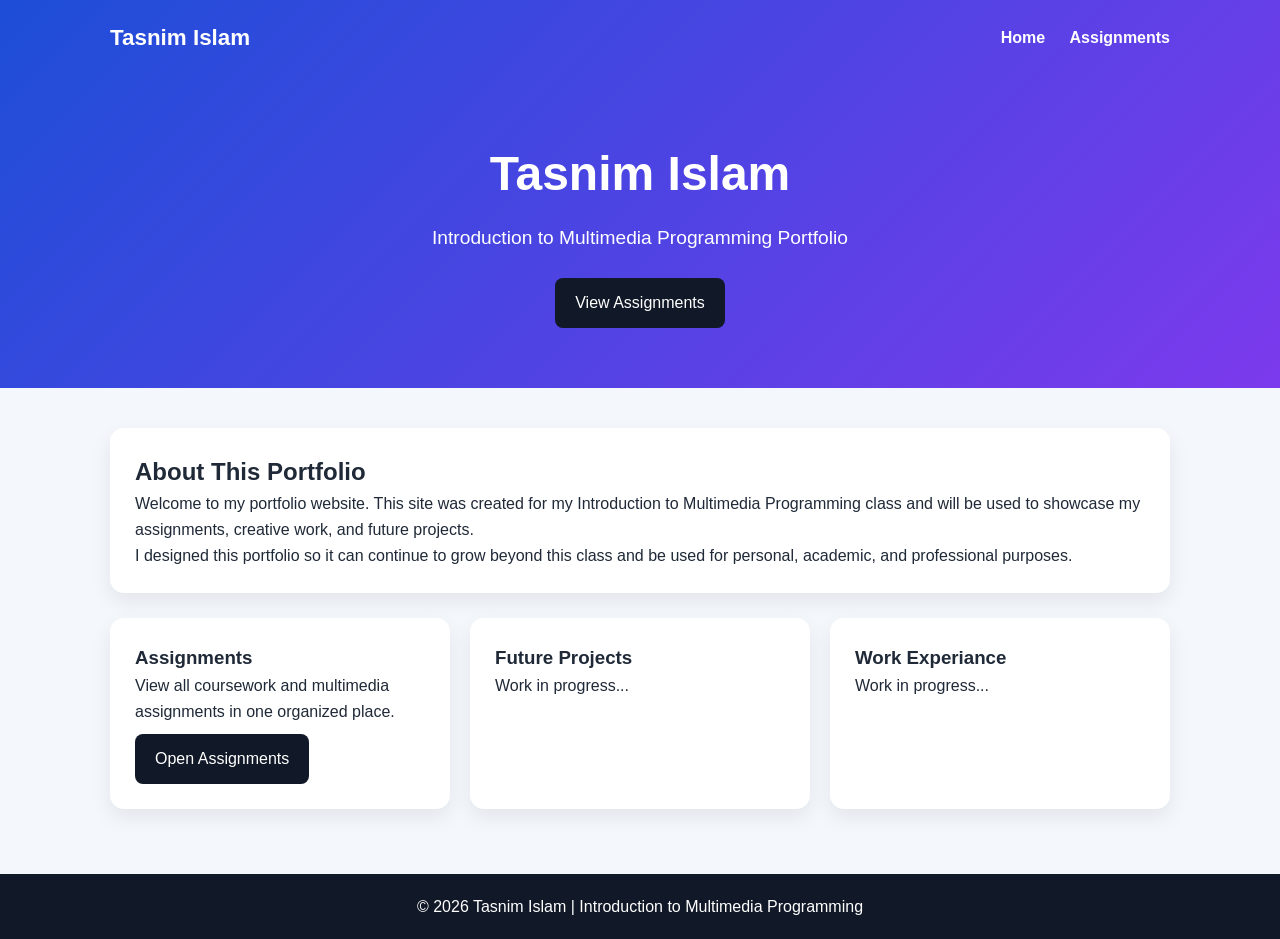
<file: index.html>
<!DOCTYPE html>
<html lang="en">
<head>
  <meta charset="UTF-8" />
  <meta name="viewport" content="width=device-width, initial-scale=1.0" />
  <title>Tasnim Islam | Portfolio</title>
  <link rel="stylesheet" href="style.css" />
</head>
<body>
  <header class="hero">
    <nav class="navbar">
      <h2 class="logo">Tasnim Islam</h2>
      <div class="nav-links">
        <a href="index.html">Home</a>
        <a href="assignments/index.html">Assignments</a>
      </div>
    </nav>

    <div class="hero-content">
      <h1>Tasnim Islam</h1>
      <p>Introduction to Multimedia Programming Portfolio</p>
      <a class="btn" href="assignments/index.html">View Assignments</a>
    </div>
  </header>

  <main class="container">
    <section class="card">
      <h2>About This Portfolio</h2>
      <p>
        Welcome to my portfolio website. This site was created for my
        Introduction to Multimedia Programming class and will be used to
        showcase my assignments, creative work, and future projects.
      </p>
      <p>
        I designed this portfolio so it can continue to grow beyond this class
        and be used for personal, academic, and professional purposes.
      </p>
    </section>

    <section class="grid">
      <div class="card">
        <h3>Assignments</h3>
        <p>
          View all coursework and multimedia assignments in one organized place.
        </p>
        <a class="btn small-btn" href="assignments/index.html">Open Assignments</a>
      </div>

      <div class="card">
        <h3>Future Projects</h3>
        <p>
          Work in progress...
        </p>
      </div>

      <div class="card">
        <h3>Work Experiance</h3>
        <p>
          Work in progress...
        </p>
      </div>
    </section>
  </main>

  <footer>
    <p>© 2026 Tasnim Islam | Introduction to Multimedia Programming</p>
  </footer>
</body>
</html>
</file>
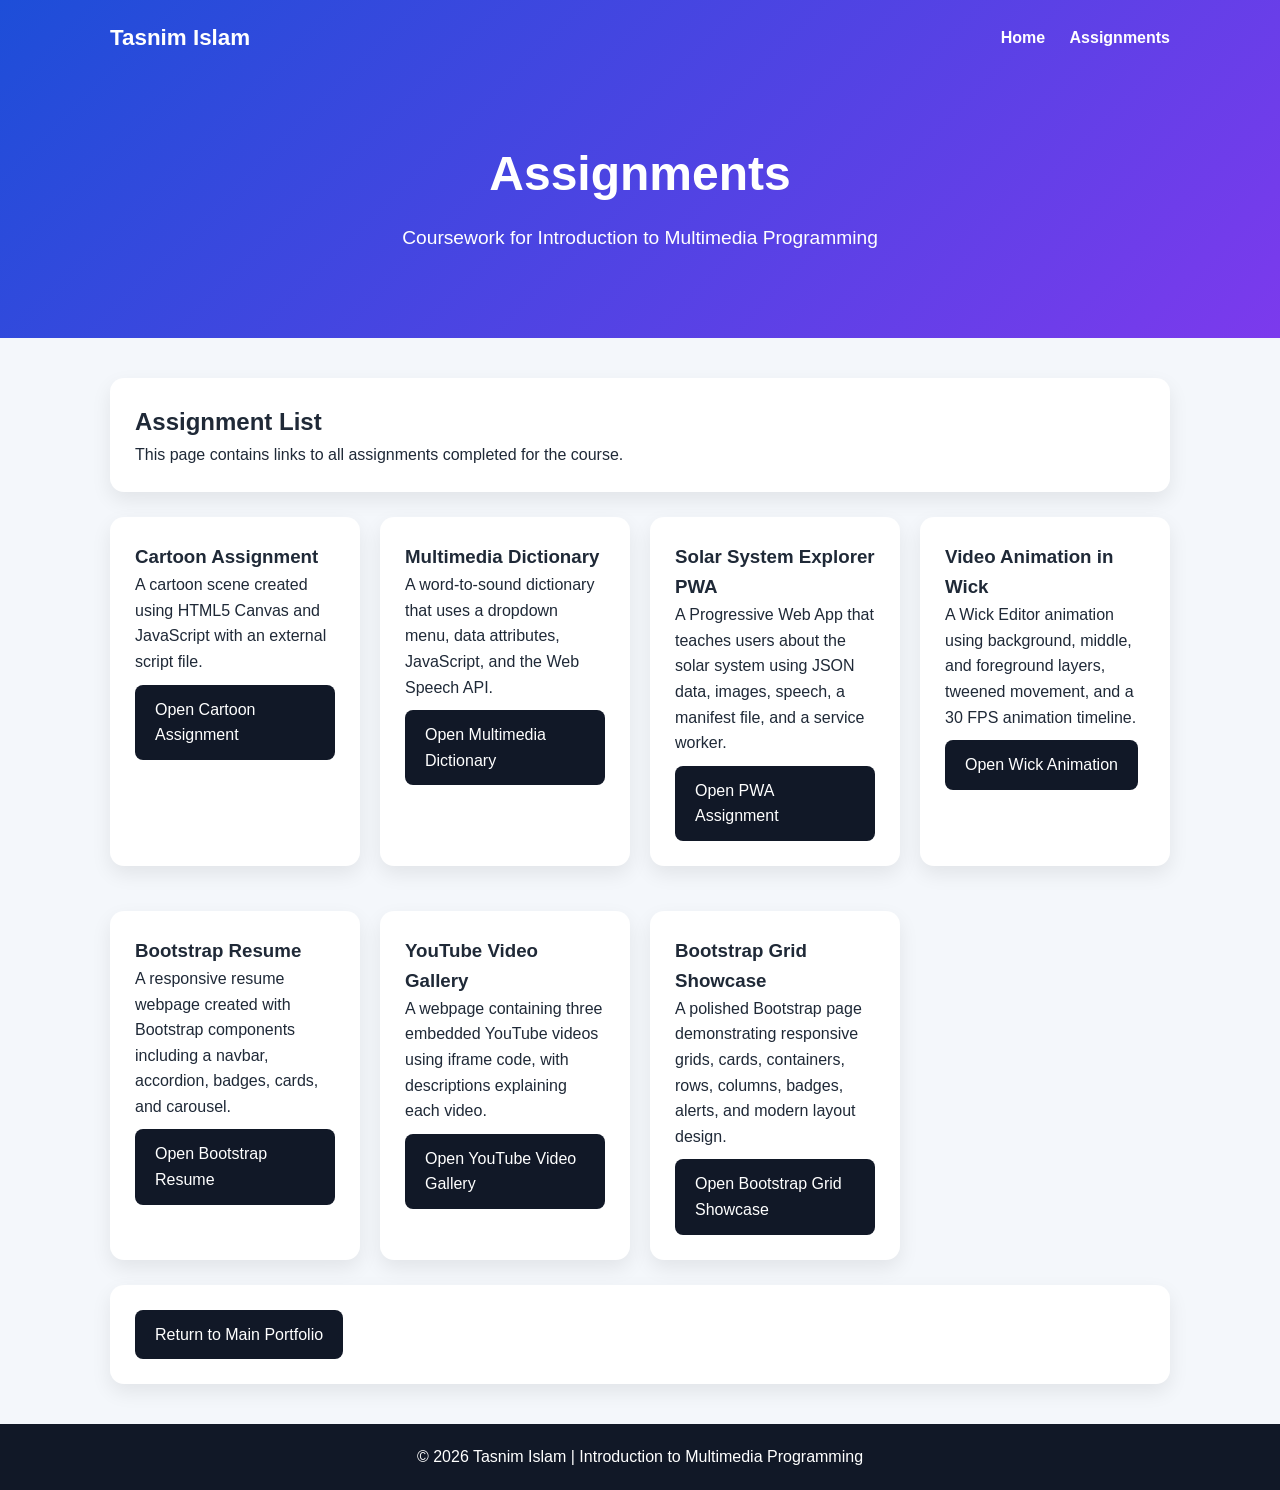
<file: assignments/index.html>
<!DOCTYPE html>
<html lang="en">
<head>
  <meta charset="UTF-8" />
  <meta name="viewport" content="width=device-width, initial-scale=1.0" />
  <title>Assignments | Tasnim Islam</title>
  <link rel="stylesheet" href="../style.css" />
</head>
<body>
  <header class="hero">
    <nav class="navbar">
      <h2 class="logo">Tasnim Islam</h2>
      <div class="nav-links">
        <a href="../index.html">Home</a>
        <a href="index.html">Assignments</a>
      </div>
    </nav>

    <div class="hero-content">
      <h1>Assignments</h1>
      <p>Coursework for Introduction to Multimedia Programming</p>
    </div>
  </header>

  <main class="container">
    <section class="card">
      <h2>Assignment List</h2>
      <p>
        This page contains links to all assignments completed for the course.
      </p>
    </section>

    <section class="grid">
        <div class="card">
          <h3>Cartoon Assignment</h3>
          <p>
            A cartoon scene created using HTML5 Canvas and JavaScript with an
            external script file.
          </p>
          <a class="btn small-btn" href="cartoon/index.html">Open Cartoon Assignment</a>
        </div>

        <div class="card">
          <h3>Multimedia Dictionary</h3>
          <p>
            A word-to-sound dictionary that uses a dropdown menu, data attributes,
            JavaScript, and the Web Speech API.
          </p>
          <a class="btn small-btn" href="multimedia-dictionary/index.html">Open Multimedia Dictionary</a>
        </div>

        <div class="card">
          <h3>Solar System Explorer PWA</h3>
          <p>
            A Progressive Web App that teaches users about the solar system using
            JSON data, images, speech, a manifest file, and a service worker.
          </p>
          <a class="btn small-btn" href="solar-system-pwa/index.html">Open PWA Assignment</a>
        </div>

        <div class="card">
          <h3>Video Animation in Wick</h3>
          <p>
            A Wick Editor animation using background, middle, and foreground layers,
            tweened movement, and a 30 FPS animation timeline.
          </p>
          <a class="btn small-btn" href="wick-animation/index.html">Open Wick Animation</a>
        </div>

        <div class="card">
          <h3>Bootstrap Resume</h3>
          <p>
            A responsive resume webpage created with Bootstrap components including
            a navbar, accordion, badges, cards, and carousel.
          </p>
          <a class="btn small-btn" href="bootstrap-resume/index.html">Open Bootstrap Resume</a>
        </div>

        <div class="card">
          <h3>YouTube Video Gallery</h3>
          <p>
            A webpage containing three embedded YouTube videos using iframe code,
            with descriptions explaining each video.
          </p>
          <a class="btn small-btn" href="youtube-video-gallery/index.html">Open YouTube Video Gallery</a>
        </div>

        <div class="card">
          <h3>Bootstrap Grid Showcase</h3>
          <p>
            A polished Bootstrap page demonstrating responsive grids, cards,
            containers, rows, columns, badges, alerts, and modern layout design.
          </p>
          <a class="btn small-btn" href="bootstrap-grid-showcase/index.html">Open Bootstrap Grid Showcase</a>
        </div>

      

      </div>

      <!-- Future assignments can be added below -->
      <!--
      <div class="card">
        <h3>Assignment Name</h3>
        <p>Short description here.</p>
        <a class="btn small-btn" href="folder-name/index.html">Open Assignment</a>
      </div>
      -->
    </section>

    <section class="card">
      <a class="btn" href="../index.html">Return to Main Portfolio</a>
    </section>
  </main>

  <footer>
    <p>© 2026 Tasnim Islam | Introduction to Multimedia Programming</p>
  </footer>
</body>
</html>
</file>
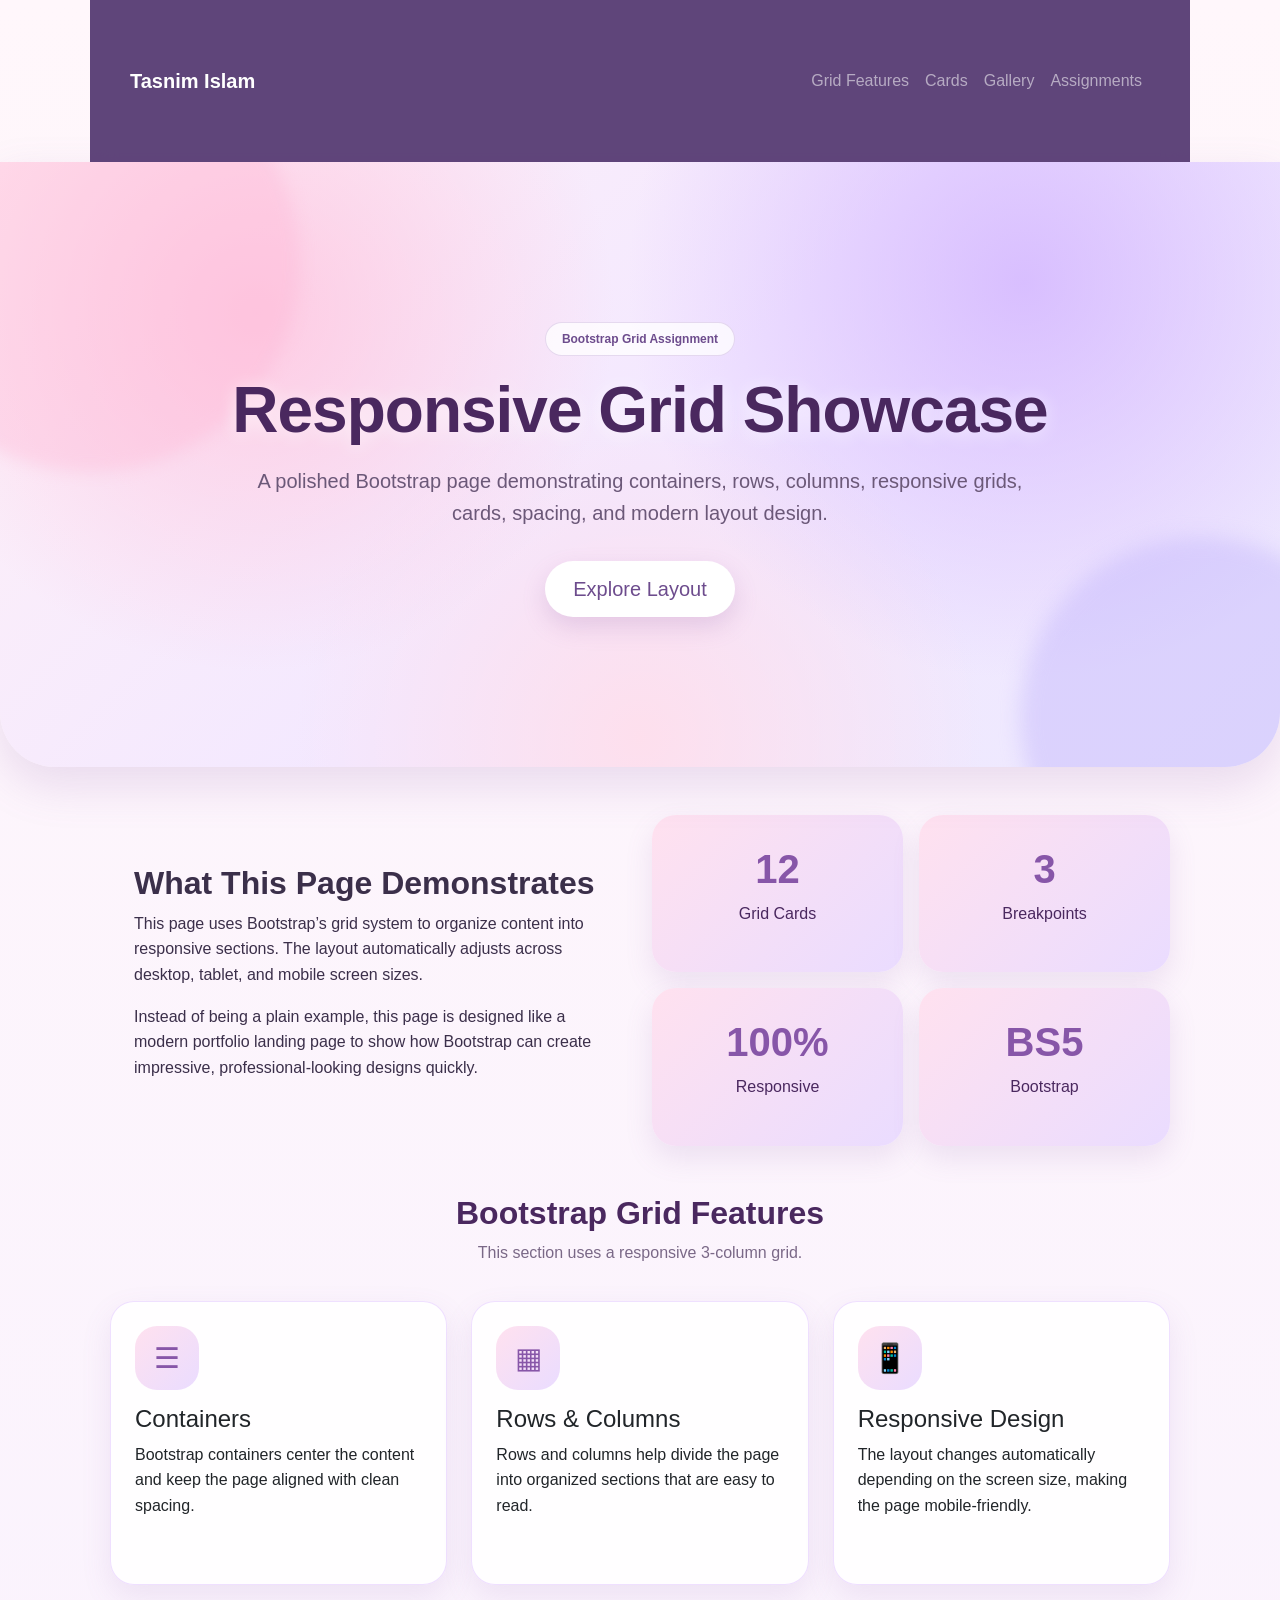
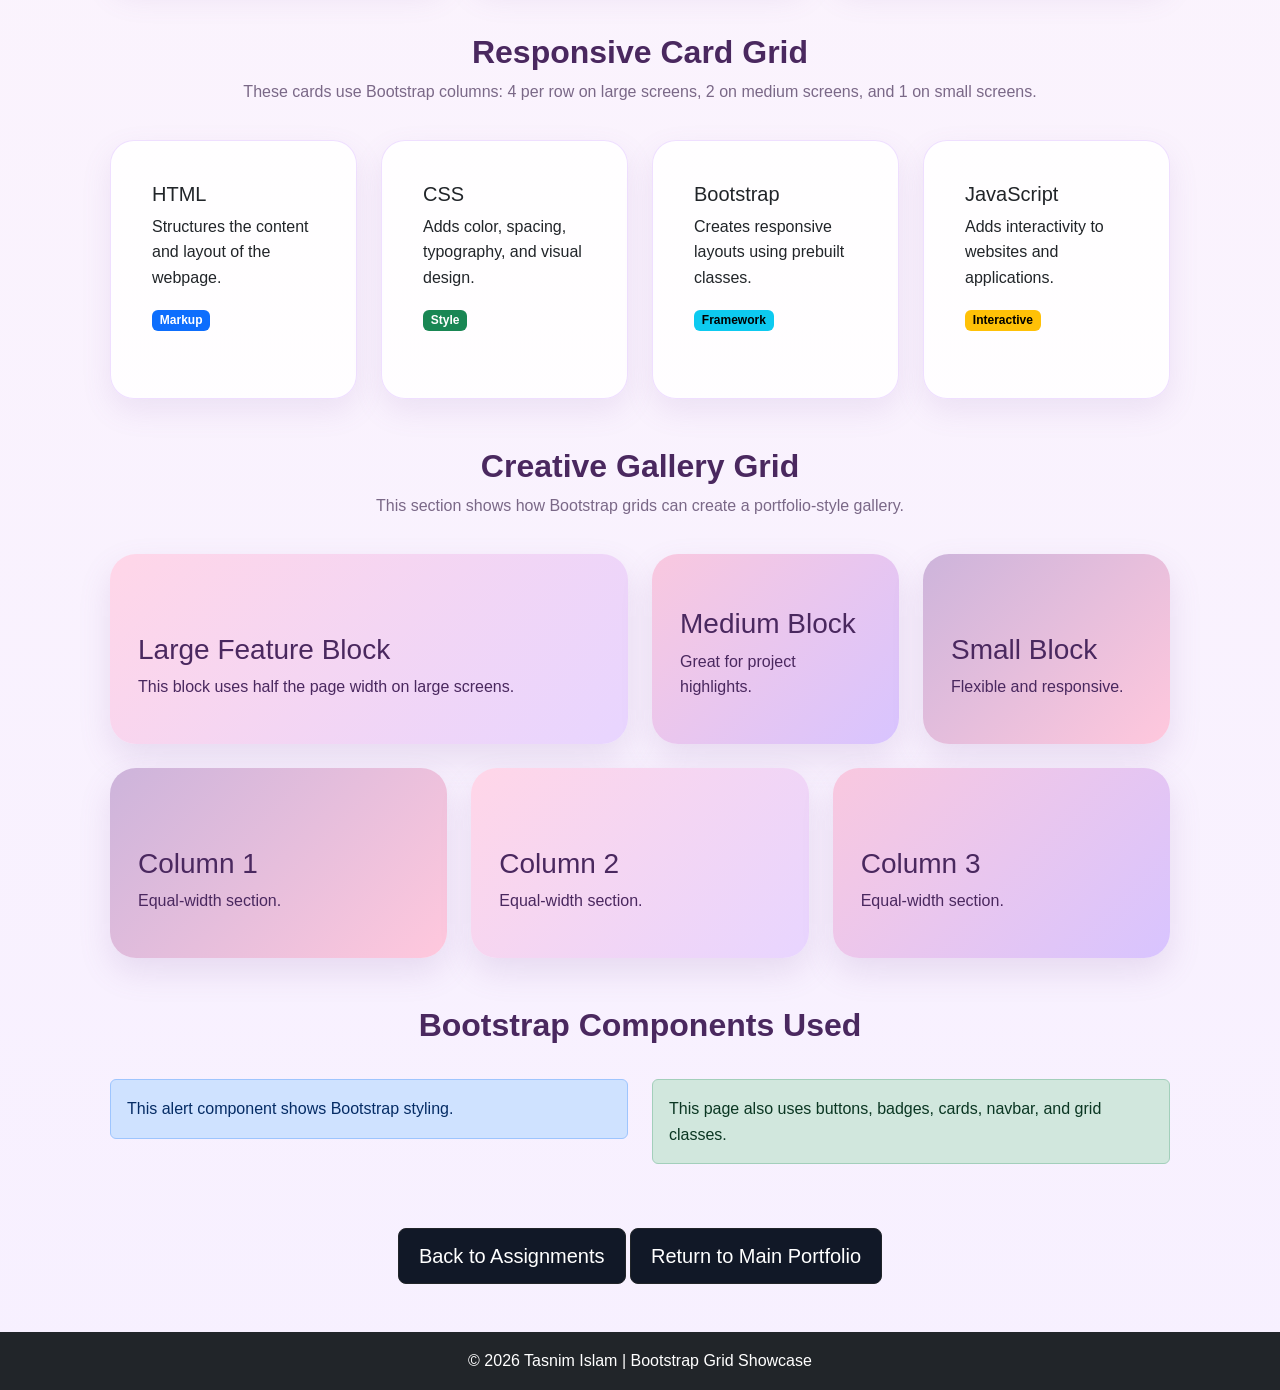
<file: assignments/bootstrap-grid-showcase/index.html>
<!DOCTYPE html>
<html lang="en">
<head>
  <meta charset="UTF-8" />
  <meta name="viewport" content="width=device-width, initial-scale=1.0" />

  <title>Bootstrap Grid Showcase | Tasnim Islam</title>

  <link href="https://cdn.jsdelivr.net/npm/bootstrap@5.3.3/dist/css/bootstrap.min.css" rel="stylesheet">
  <link rel="stylesheet" href="../../style.css" />

  <style>
    body {
      background: linear-gradient(180deg, #fff7fb, #f7f0ff);
      color: #3b2f4a;
    }

    .navbar {
      background: rgba(82, 54, 111, 0.92) !important;
      backdrop-filter: blur(12px);
    }

    .hero-section {
      position: relative;
      overflow: hidden;
      color: #3b2f4a;
      padding: 120px 20px 110px;
      text-align: center;
      background:
        radial-gradient(circle at 20% 25%, rgba(255, 192, 219, 0.75), transparent 32%),
        radial-gradient(circle at 80% 20%, rgba(210, 180, 255, 0.8), transparent 35%),
        radial-gradient(circle at 50% 95%, rgba(255, 222, 235, 0.9), transparent 40%),
        linear-gradient(135deg, #fff1f7, #f3e8ff, #ede9fe);
      border-bottom-left-radius: 55px;
      border-bottom-right-radius: 55px;
      box-shadow: 0 18px 45px rgba(144, 97, 171, 0.18);
    }

    .hero-section::before {
      content: "";
      position: absolute;
      width: 420px;
      height: 420px;
      left: -120px;
      top: -110px;
      background: rgba(255, 182, 213, 0.35);
      border-radius: 50%;
      filter: blur(8px);
    }

    .hero-section::after {
      content: "";
      position: absolute;
      width: 360px;
      height: 360px;
      right: -100px;
      bottom: -130px;
      background: rgba(196, 181, 253, 0.45);
      border-radius: 50%;
      filter: blur(10px);
    }

    .hero-section .container {
      position: relative;
      z-index: 2;
    }

    .hero-section .badge {
      background: rgba(255, 255, 255, 0.75) !important;
      color: #6d4c8d !important;
      border: 1px solid rgba(160, 120, 190, 0.25);
      padding: 10px 16px;
      border-radius: 999px;
    }

    .hero-section h1 {
      color: #4a285f;
      letter-spacing: -1px;
      text-shadow: 0 2px 18px rgba(255, 255, 255, 0.7);
    }

    .hero-section .lead {
      color: #6b5878;
      max-width: 780px;
      margin-left: auto;
      margin-right: auto;
    }

    .hero-section .btn {
      background: white;
      color: #6d4c8d;
      border: none;
      border-radius: 999px;
      padding: 13px 28px;
      box-shadow: 0 10px 25px rgba(144, 97, 171, 0.2);
    }

    .hero-section .btn:hover {
      background: #fff7fb;
      transform: translateY(-2px);
    }

    .glass-card {
      background: rgba(255, 255, 255, 0.86);
      border: 1px solid rgba(219, 186, 255, 0.45);
      border-radius: 24px;
      box-shadow: 0 12px 30px rgba(143, 97, 171, 0.12);
      transition: transform 0.3s ease, box-shadow 0.3s ease;
    }

    .glass-card:hover {
      transform: translateY(-6px);
      box-shadow: 0 18px 40px rgba(143, 97, 171, 0.2);
    }

    .icon-circle {
      width: 64px;
      height: 64px;
      background: linear-gradient(135deg, #ffe1ef, #eadcff);
      color: #8756a8;
      display: flex;
      align-items: center;
      justify-content: center;
      border-radius: 22px;
      font-size: 1.8rem;
      margin-bottom: 15px;
    }

    .gallery-box {
      min-height: 190px;
      border-radius: 26px;
      color: #4a285f;
      padding: 28px;
      display: flex;
      flex-direction: column;
      justify-content: end;
      background: linear-gradient(135deg, #ffd6e8, #e8d5ff);
      box-shadow: 0 14px 32px rgba(143, 97, 171, 0.16);
    }

    .gallery-box.alt {
      background: linear-gradient(135deg, #f9c8df, #d8c4ff);
    }

    .gallery-box.dark {
      background: linear-gradient(135deg, #cdb4db, #ffc8dd);
    }

    .section-title {
      text-align: center;
      margin-bottom: 35px;
    }

    .section-title h2 {
      font-weight: 800;
      color: #4a285f;
    }

    .section-title p {
      color: #7a6887 !important;
    }

    .stat-box {
      background: linear-gradient(135deg, #ffe1ef, #eadcff);
      color: #4a285f;
      border-radius: 24px;
      padding: 30px;
      text-align: center;
      box-shadow: 0 12px 28px rgba(143, 97, 171, 0.14);
    }

    .stat-box h3 {
      font-size: 2.5rem;
      font-weight: bold;
      color: #8756a8;
    }
  </style>
</head>

<body>

  <nav class="navbar navbar-expand-lg navbar-dark sticky-top">
    <div class="container">
      <a class="navbar-brand fw-bold" href="#">Tasnim Islam</a>

      <button class="navbar-toggler" type="button" data-bs-toggle="collapse" data-bs-target="#gridNavbar">
        <span class="navbar-toggler-icon"></span>
      </button>

      <div class="collapse navbar-collapse" id="gridNavbar">
        <ul class="navbar-nav ms-auto">
          <li class="nav-item"><a class="nav-link" href="#features">Grid Features</a></li>
          <li class="nav-item"><a class="nav-link" href="#cards">Cards</a></li>
          <li class="nav-item"><a class="nav-link" href="#gallery">Gallery</a></li>
          <li class="nav-item"><a class="nav-link" href="../index.html">Assignments</a></li>
        </ul>
      </div>
    </div>
  </nav>

  <header class="hero-section">
    <div class="container">
      <span class="badge mb-3">Bootstrap Grid Assignment</span>
      <h1 class="display-3 fw-bold">Responsive Grid Showcase</h1>
      <p class="lead mt-3">
        A polished Bootstrap page demonstrating containers, rows, columns,
        responsive grids, cards, spacing, and modern layout design.
      </p>
      <a href="#features" class="btn btn-lg mt-3">Explore Layout</a>
    </div>
  </header>

  <main class="container my-5">

    <section class="row align-items-center g-4 mb-5">
      <div class="col-lg-6">
        <div class="p-4">
          <h2 class="fw-bold">What This Page Demonstrates</h2>
          <p>
            This page uses Bootstrap’s grid system to organize content into
            responsive sections. The layout automatically adjusts across desktop,
            tablet, and mobile screen sizes.
          </p>
          <p>
            Instead of being a plain example, this page is designed like a modern
            portfolio landing page to show how Bootstrap can create impressive,
            professional-looking designs quickly.
          </p>
        </div>
      </div>

      <div class="col-lg-6">
        <div class="row g-3">
          <div class="col-6">
            <div class="stat-box">
              <h3>12</h3>
              <p>Grid Cards</p>
            </div>
          </div>
          <div class="col-6">
            <div class="stat-box">
              <h3>3</h3>
              <p>Breakpoints</p>
            </div>
          </div>
          <div class="col-6">
            <div class="stat-box">
              <h3>100%</h3>
              <p>Responsive</p>
            </div>
          </div>
          <div class="col-6">
            <div class="stat-box">
              <h3>BS5</h3>
              <p>Bootstrap</p>
            </div>
          </div>
        </div>
      </div>
    </section>

    <section id="features" class="my-5">
      <div class="section-title">
        <h2>Bootstrap Grid Features</h2>
        <p class="text-muted">This section uses a responsive 3-column grid.</p>
      </div>

      <div class="row g-4">
        <div class="col-md-4">
          <div class="card glass-card h-100 p-4">
            <div class="icon-circle">☰</div>
            <h4>Containers</h4>
            <p>
              Bootstrap containers center the content and keep the page aligned
              with clean spacing.
            </p>
          </div>
        </div>

        <div class="col-md-4">
          <div class="card glass-card h-100 p-4">
            <div class="icon-circle">▦</div>
            <h4>Rows & Columns</h4>
            <p>
              Rows and columns help divide the page into organized sections that
              are easy to read.
            </p>
          </div>
        </div>

        <div class="col-md-4">
          <div class="card glass-card h-100 p-4">
            <div class="icon-circle">📱</div>
            <h4>Responsive Design</h4>
            <p>
              The layout changes automatically depending on the screen size,
              making the page mobile-friendly.
            </p>
          </div>
        </div>
      </div>
    </section>

    <section id="cards" class="my-5">
      <div class="section-title">
        <h2>Responsive Card Grid</h2>
        <p class="text-muted">
          These cards use Bootstrap columns: 4 per row on large screens,
          2 on medium screens, and 1 on small screens.
        </p>
      </div>

      <div class="row g-4">
        <div class="col-lg-3 col-md-6">
          <div class="card glass-card h-100">
            <div class="card-body">
              <h5 class="card-title">HTML</h5>
              <p class="card-text">Structures the content and layout of the webpage.</p>
              <span class="badge text-bg-primary">Markup</span>
            </div>
          </div>
        </div>

        <div class="col-lg-3 col-md-6">
          <div class="card glass-card h-100">
            <div class="card-body">
              <h5 class="card-title">CSS</h5>
              <p class="card-text">Adds color, spacing, typography, and visual design.</p>
              <span class="badge text-bg-success">Style</span>
            </div>
          </div>
        </div>

        <div class="col-lg-3 col-md-6">
          <div class="card glass-card h-100">
            <div class="card-body">
              <h5 class="card-title">Bootstrap</h5>
              <p class="card-text">Creates responsive layouts using prebuilt classes.</p>
              <span class="badge text-bg-info">Framework</span>
            </div>
          </div>
        </div>

        <div class="col-lg-3 col-md-6">
          <div class="card glass-card h-100">
            <div class="card-body">
              <h5 class="card-title">JavaScript</h5>
              <p class="card-text">Adds interactivity to websites and applications.</p>
              <span class="badge text-bg-warning">Interactive</span>
            </div>
          </div>
        </div>
      </div>
    </section>

    <section id="gallery" class="my-5">
      <div class="section-title">
        <h2>Creative Gallery Grid</h2>
        <p class="text-muted">
          This section shows how Bootstrap grids can create a portfolio-style gallery.
        </p>
      </div>

      <div class="row g-4">
        <div class="col-lg-6">
          <div class="gallery-box">
            <h3>Large Feature Block</h3>
            <p>This block uses half the page width on large screens.</p>
          </div>
        </div>

        <div class="col-lg-3 col-md-6">
          <div class="gallery-box alt">
            <h3>Medium Block</h3>
            <p>Great for project highlights.</p>
          </div>
        </div>

        <div class="col-lg-3 col-md-6">
          <div class="gallery-box dark">
            <h3>Small Block</h3>
            <p>Flexible and responsive.</p>
          </div>
        </div>

        <div class="col-md-4">
          <div class="gallery-box dark">
            <h3>Column 1</h3>
            <p>Equal-width section.</p>
          </div>
        </div>

        <div class="col-md-4">
          <div class="gallery-box">
            <h3>Column 2</h3>
            <p>Equal-width section.</p>
          </div>
        </div>

        <div class="col-md-4">
          <div class="gallery-box alt">
            <h3>Column 3</h3>
            <p>Equal-width section.</p>
          </div>
        </div>
      </div>
    </section>

    <section class="my-5">
      <div class="section-title">
        <h2>Bootstrap Components Used</h2>
      </div>

      <div class="row g-4">
        <div class="col-md-6">
          <div class="alert alert-primary">
            This alert component shows Bootstrap styling.
          </div>
        </div>

        <div class="col-md-6">
          <div class="alert alert-success">
            This page also uses buttons, badges, cards, navbar, and grid classes.
          </div>
        </div>
      </div>
    </section>

    <section class="text-center my-5">
      <a href="../index.html" class="btn btn-dark btn-lg">Back to Assignments</a>
      <a href="../../index.html" class="btn btn-outline-dark btn-lg">Return to Main Portfolio</a>
    </section>

  </main>

  <footer class="bg-dark text-white text-center p-3">
    <p class="mb-0">© 2026 Tasnim Islam | Bootstrap Grid Showcase</p>
  </footer>

  <script src="https://cdn.jsdelivr.net/npm/bootstrap@5.3.3/dist/js/bootstrap.bundle.min.js"></script>

</body>
</html>
</file>
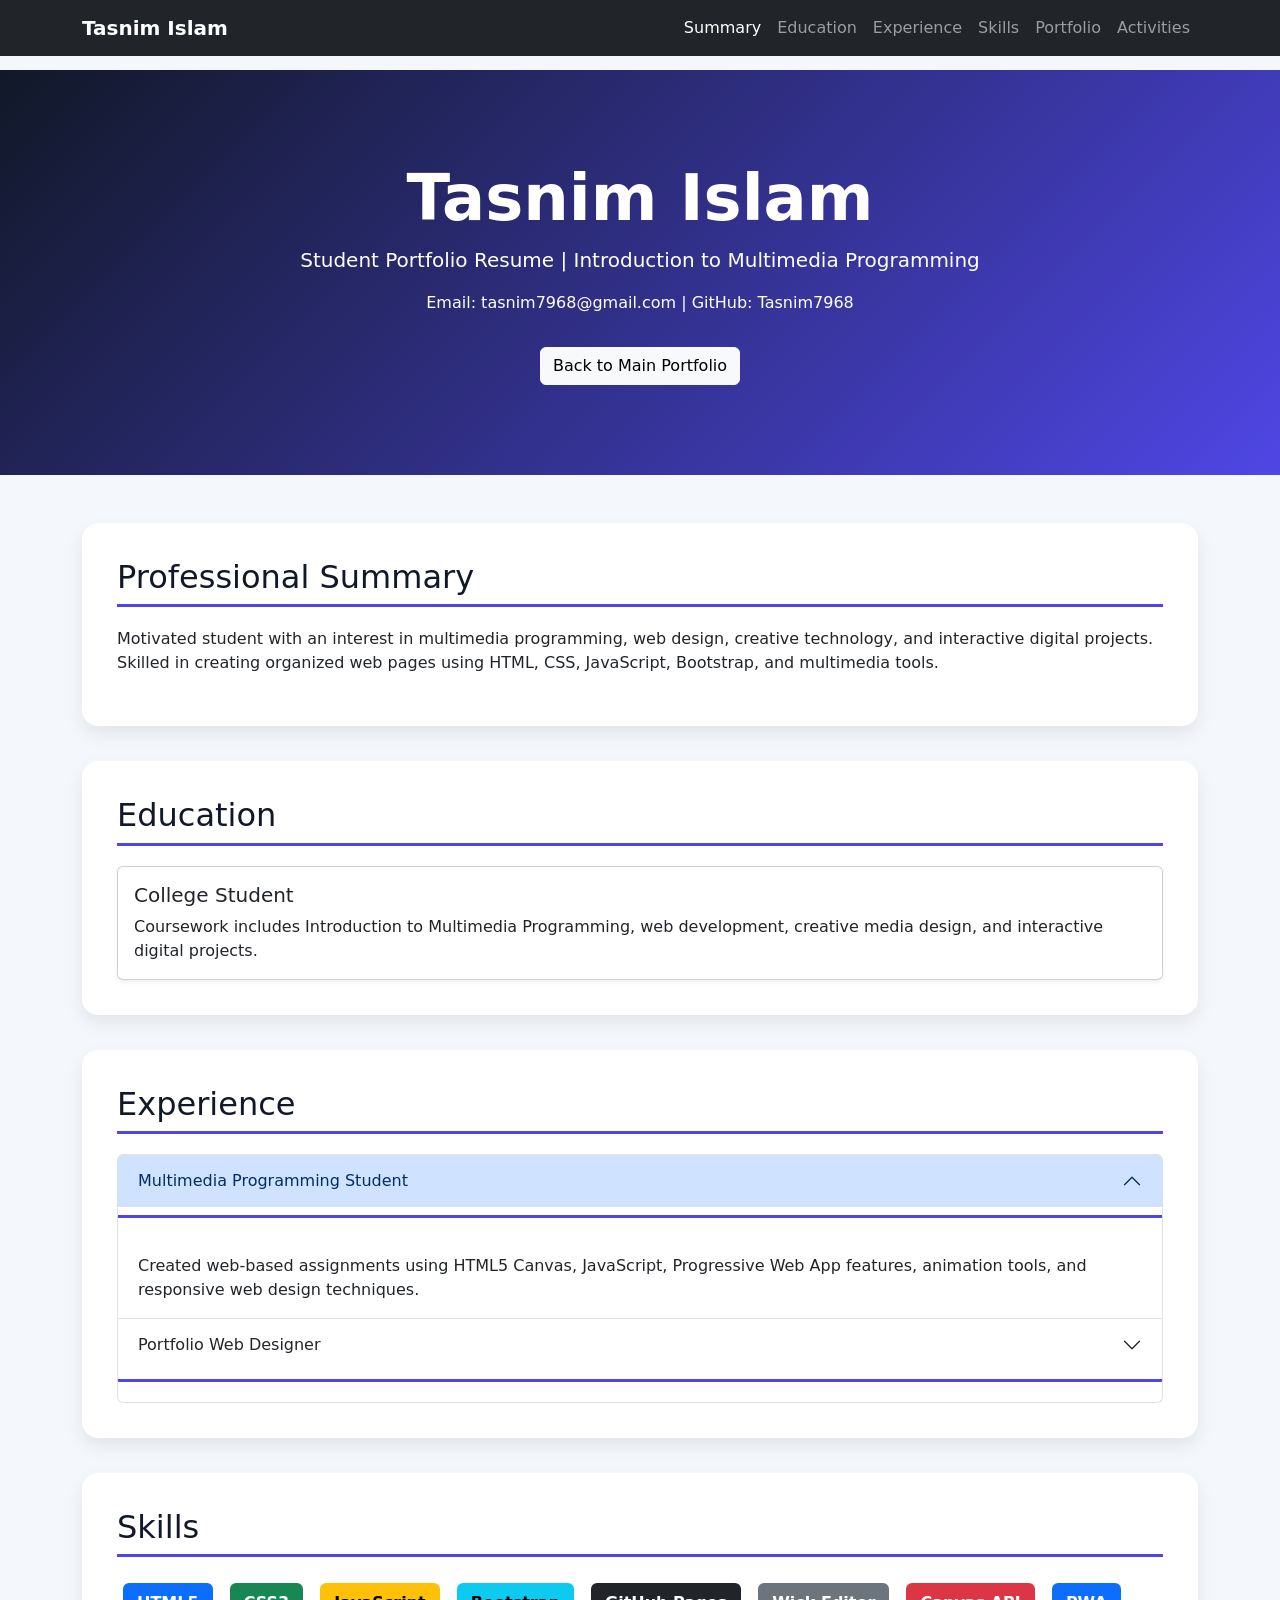
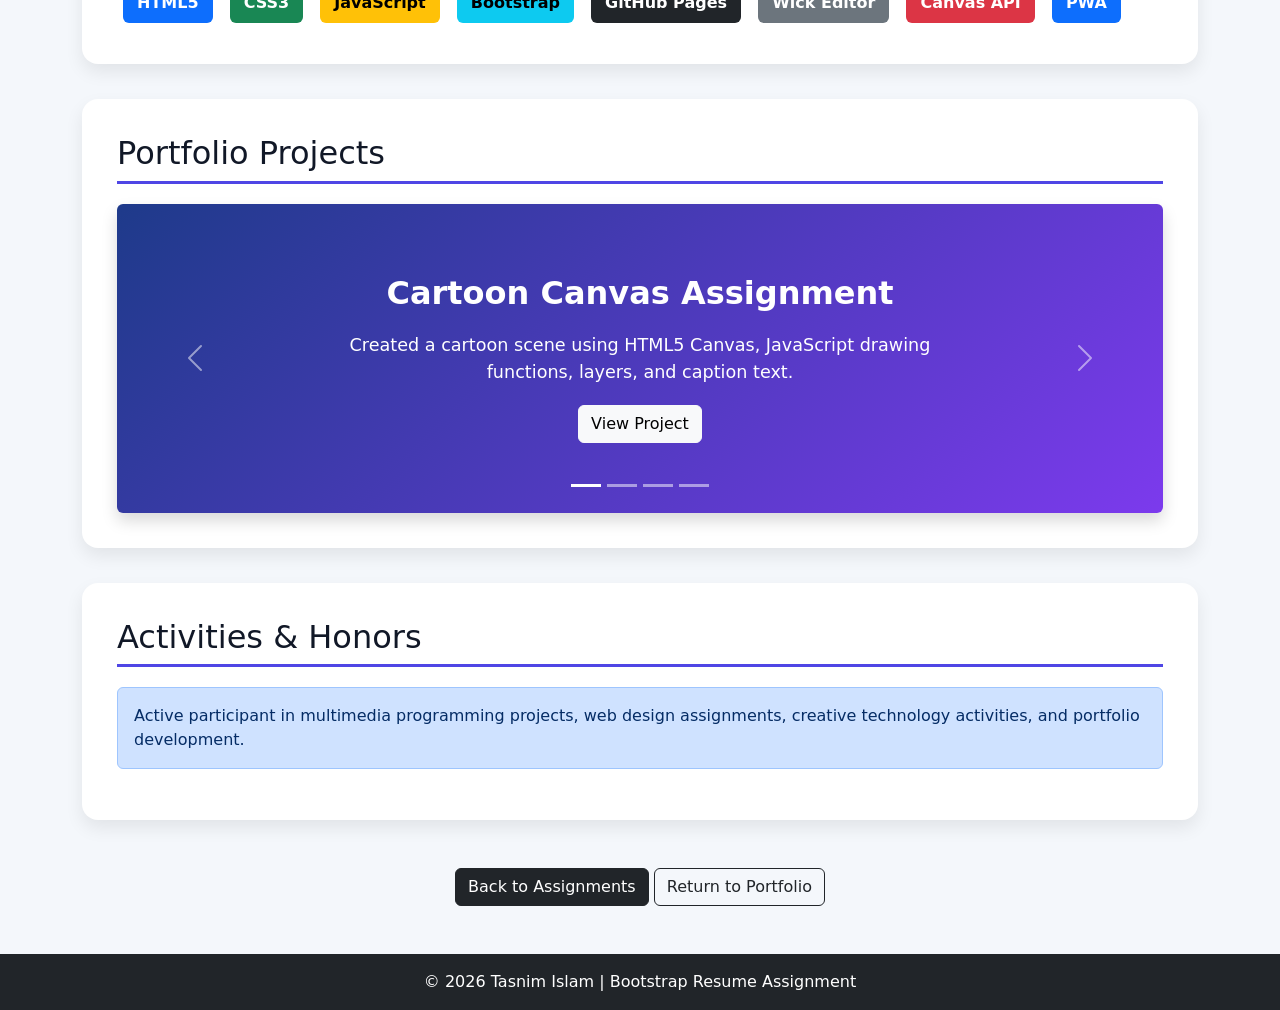
<file: assignments/bootstrap-resume/index.html>
<!DOCTYPE html>
<html lang="en">
<head>
  <meta charset="UTF-8" />
  <meta name="viewport" content="width=device-width, initial-scale=1.0" />

  <title>Bootstrap Resume | Tasnim Islam</title>

  <link href="https://cdn.jsdelivr.net/npm/bootstrap@5.3.3/dist/css/bootstrap.min.css" rel="stylesheet">
  <link rel="stylesheet" href="style.css" />
</head>

<body data-bs-spy="scroll" data-bs-target="#resumeNav" data-bs-offset="80">

  <!-- NAVBAR -->
  <nav id="resumeNav" class="navbar navbar-expand-lg navbar-dark bg-dark fixed-top">
    <div class="container">
      <a class="navbar-brand fw-bold" href="#">Tasnim Islam</a>
      <button class="navbar-toggler" type="button" data-bs-toggle="collapse" data-bs-target="#navbarLinks">
        <span class="navbar-toggler-icon"></span>
      </button>

      <div class="collapse navbar-collapse" id="navbarLinks">
        <ul class="navbar-nav ms-auto">
          <li class="nav-item"><a class="nav-link" href="#summary">Summary</a></li>
          <li class="nav-item"><a class="nav-link" href="#education">Education</a></li>
          <li class="nav-item"><a class="nav-link" href="#experience">Experience</a></li>
          <li class="nav-item"><a class="nav-link" href="#skills">Skills</a></li>
          <li class="nav-item"><a class="nav-link" href="#portfolio">Portfolio</a></li>
          <li class="nav-item"><a class="nav-link" href="#honors">Activities</a></li>
        </ul>
      </div>
    </div>
  </nav>

  <!-- HERO -->
  <header class="hero text-white text-center">
    <div class="container">
      <h1 class="display-3 fw-bold">Tasnim Islam</h1>
      <p class="lead">Student Portfolio Resume | Introduction to Multimedia Programming</p>
      <p>Email: tasnim7968@gmail.com | GitHub: Tasnim7968</p>
      <a href="../../index.html" class="btn btn-light mt-3">Back to Main Portfolio</a>
    </div>
  </header>

  <main class="container my-5">

    <!-- SUMMARY -->
    <section id="summary" class="resume-section">
      <h2>Professional Summary</h2>
      <p>
        Motivated student with an interest in multimedia programming, web design,
        creative technology, and interactive digital projects. Skilled in creating
        organized web pages using HTML, CSS, JavaScript, Bootstrap, and multimedia tools.
      </p>
    </section>

    <!-- EDUCATION -->
    <section id="education" class="resume-section">
      <h2>Education</h2>
      <div class="card shadow-sm">
        <div class="card-body">
          <h5 class="card-title">College Student</h5>
          <p class="card-text">
            Coursework includes Introduction to Multimedia Programming, web development,
            creative media design, and interactive digital projects.
          </p>
        </div>
      </div>
    </section>

    <!-- EXPERIENCE -->
    <section id="experience" class="resume-section">
      <h2>Experience</h2>

      <div class="accordion" id="experienceAccordion">
        <div class="accordion-item">
          <h2 class="accordion-header">
            <button class="accordion-button" type="button" data-bs-toggle="collapse" data-bs-target="#expOne">
              Multimedia Programming Student
            </button>
          </h2>
          <div id="expOne" class="accordion-collapse collapse show">
            <div class="accordion-body">
              Created web-based assignments using HTML5 Canvas, JavaScript, Progressive Web App features,
              animation tools, and responsive web design techniques.
            </div>
          </div>
        </div>

        <div class="accordion-item">
          <h2 class="accordion-header">
            <button class="accordion-button collapsed" type="button" data-bs-toggle="collapse" data-bs-target="#expTwo">
              Portfolio Web Designer
            </button>
          </h2>
          <div id="expTwo" class="accordion-collapse collapse">
            <div class="accordion-body">
              Designed and maintained a GitHub Pages portfolio to organize and showcase class assignments,
              creative work, and future projects.
            </div>
          </div>
        </div>
      </div>
    </section>

    <!-- SKILLS -->
    <section id="skills" class="resume-section">
      <h2>Skills</h2>

      <span class="badge text-bg-primary skill-badge">HTML5</span>
      <span class="badge text-bg-success skill-badge">CSS3</span>
      <span class="badge text-bg-warning skill-badge">JavaScript</span>
      <span class="badge text-bg-info skill-badge">Bootstrap</span>
      <span class="badge text-bg-dark skill-badge">GitHub Pages</span>
      <span class="badge text-bg-secondary skill-badge">Wick Editor</span>
      <span class="badge text-bg-danger skill-badge">Canvas API</span>
      <span class="badge text-bg-primary skill-badge">PWA</span>
    </section>

    <!-- PORTFOLIO CAROUSEL -->
    <section id="portfolio" class="resume-section">
      <h2>Portfolio Projects</h2>

      <div id="projectCarousel" class="carousel slide shadow rounded" data-bs-ride="carousel">
        <div class="carousel-indicators">
          <button type="button" data-bs-target="#projectCarousel" data-bs-slide-to="0" class="active"></button>
          <button type="button" data-bs-target="#projectCarousel" data-bs-slide-to="1"></button>
          <button type="button" data-bs-target="#projectCarousel" data-bs-slide-to="2"></button>
          <button type="button" data-bs-target="#projectCarousel" data-bs-slide-to="3"></button>
        </div>

        <div class="carousel-inner rounded">
          <div class="carousel-item active carousel-box">
            <h3>Cartoon Canvas Assignment</h3>
            <p>Created a cartoon scene using HTML5 Canvas, JavaScript drawing functions, layers, and caption text.</p>
            <a href="../cartoon/index.html" class="btn btn-light">View Project</a>
          </div>

          <div class="carousel-item carousel-box">
            <h3>Multimedia Dictionary</h3>
            <p>Built an interactive dictionary using dropdown menus, data attributes, and speech synthesis.</p>
            <a href="../multimedia-dictionary/index.html" class="btn btn-light">View Project</a>
          </div>

          <div class="carousel-item carousel-box">
            <h3>Solar System PWA</h3>
            <p>Developed a Progressive Web App with JSON data, a manifest file, service worker, and install support.</p>
            <a href="../solar-system-pwa/index.html" class="btn btn-light">View Project</a>
          </div>

          <div class="carousel-item carousel-box">
            <h3>Wick Animation</h3>
            <p>Created a layered animation using Wick Editor with tweens, movement, and exported video.</p>
            <a href="../wick-animation/index.html" class="btn btn-light">View Project</a>
          </div>
        </div>

        <button class="carousel-control-prev" type="button" data-bs-target="#projectCarousel" data-bs-slide="prev">
          <span class="carousel-control-prev-icon"></span>
        </button>

        <button class="carousel-control-next" type="button" data-bs-target="#projectCarousel" data-bs-slide="next">
          <span class="carousel-control-next-icon"></span>
        </button>
      </div>
    </section>

    <!-- ACTIVITIES -->
    <section id="honors" class="resume-section">
      <h2>Activities & Honors</h2>
      <div class="alert alert-primary">
        Active participant in multimedia programming projects, web design assignments,
        creative technology activities, and portfolio development.
      </div>
    </section>

    <section class="text-center my-5">
      <a href="../index.html" class="btn btn-dark">Back to Assignments</a>
      <a href="../../index.html" class="btn btn-outline-dark">Return to Portfolio</a>
    </section>

  </main>

  <footer class="bg-dark text-white text-center p-3">
    <p class="mb-0">© 2026 Tasnim Islam | Bootstrap Resume Assignment</p>
  </footer>

  <script src="https://cdn.jsdelivr.net/npm/bootstrap@5.3.3/dist/js/bootstrap.bundle.min.js"></script>

</body>
</html>
</file>
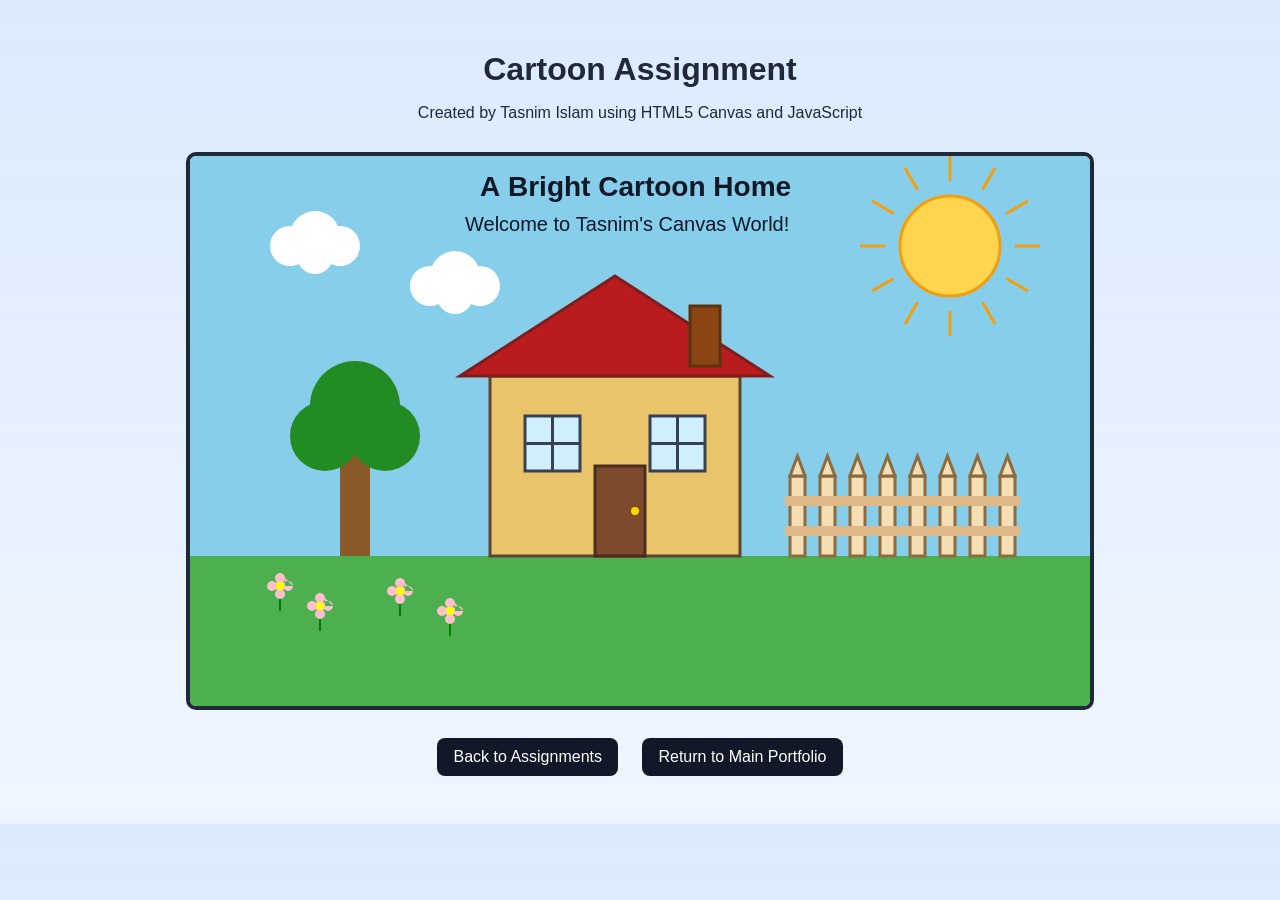
<file: assignments/cartoon/index.html>
<!DOCTYPE html>
<html lang="en">
<head>
  <meta charset="UTF-8" />
  <meta name="viewport" content="width=device-width, initial-scale=1.0" />
  <title>Cartoon Assignment | Tasnim Islam</title>
  <style>
    body {
      margin: 0;
      font-family: Arial, sans-serif;
      background: linear-gradient(to bottom, #dbeafe, #eff6ff);
      text-align: center;
      color: #1f2937;
    }

    header {
      padding: 30px 20px 10px;
    }

    h1 {
      margin-bottom: 8px;
    }

    p {
      margin-bottom: 20px;
    }

    canvas {
      display: block;
      margin: 0 auto 20px;
      border: 4px solid #1f2937;
      background: white;
      border-radius: 10px;
    }

    .links {
      margin-bottom: 40px;
    }

    .links a {
      display: inline-block;
      margin: 8px 10px;
      text-decoration: none;
      background: #111827;
      color: white;
      padding: 10px 16px;
      border-radius: 8px;
    }

    .links a:hover {
      background: #374151;
    }
  </style>
</head>
<body>
  <header>
    <h1>Cartoon Assignment</h1>
    <p>Created by Tasnim Islam using HTML5 Canvas and JavaScript</p>
  </header>

  <canvas id="cartoonCanvas" width="900" height="550"></canvas>

  <div class="links">
    <a href="../index.html">Back to Assignments</a>
    <a href="../../index.html">Return to Main Portfolio</a>
  </div>

  <script src="cartoon.js"></script>
</body>
</html>
</file>
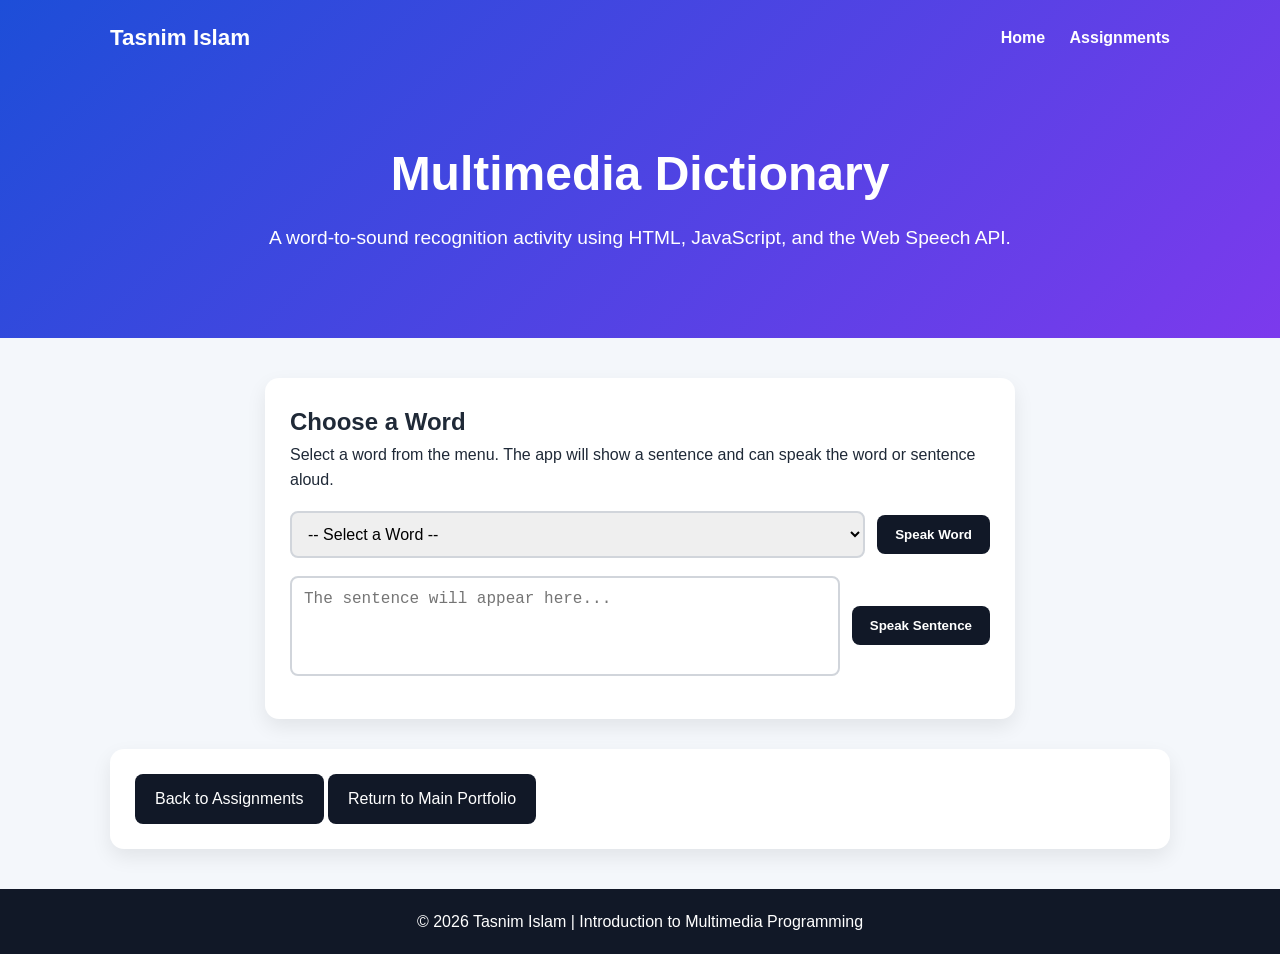
<file: assignments/multimedia-dictionary/index.html>
<!DOCTYPE html>
<html lang="en">
<head>
  <meta charset="UTF-8" />
  <meta name="viewport" content="width=device-width, initial-scale=1.0" />
  <title>Multimedia Dictionary | Tasnim Islam</title>
  <link rel="stylesheet" href="../../style.css" />
  <style>
    .dictionary-box {
      max-width: 750px;
      margin: 30px auto;
    }

    .row {
      display: flex;
      gap: 12px;
      margin: 18px 0;
      align-items: center;
      flex-wrap: wrap;
    }

    select, textarea {
      flex: 1;
      padding: 12px;
      font-size: 1rem;
      border: 2px solid #d1d5db;
      border-radius: 8px;
    }

    textarea {
      min-height: 100px;
      resize: none;
    }

    button {
      background: #111827;
      color: white;
      border: none;
      padding: 12px 18px;
      border-radius: 8px;
      cursor: pointer;
      font-weight: bold;
    }

    button:hover {
      background: #374151;
    }
  </style>
</head>
<body>
  <header class="hero">
    <nav class="navbar">
      <h2 class="logo">Tasnim Islam</h2>
      <div class="nav-links">
        <a href="../../index.html">Home</a>
        <a href="../index.html">Assignments</a>
      </div>
    </nav>

    <div class="hero-content">
      <h1>Multimedia Dictionary</h1>
      <p>A word-to-sound recognition activity using HTML, JavaScript, and the Web Speech API.</p>
    </div>
  </header>

  <main class="container">
    <section class="card dictionary-box">
      <h2>Choose a Word</h2>
      <p>Select a word from the menu. The app will show a sentence and can speak the word or sentence aloud.</p>

      <div class="row">
        <select id="wordSelect" onchange="showSentence()">
          <option value="">-- Select a Word --</option>
          <option value="Apple" data-sentence="The apple is red and sweet.">Apple</option>
          <option value="Dog" data-sentence="The dog runs happily in the park.">Dog</option>
          <option value="Sun" data-sentence="The sun shines brightly in the sky.">Sun</option>
          <option value="Book" data-sentence="The book has many colorful pictures.">Book</option>
          <option value="Flower" data-sentence="The flower grows beautifully in the garden.">Flower</option>
        </select>

        <button onclick="speakSelectedWord()">Speak Word</button>
      </div>

      <div class="row">
        <textarea id="sentenceBox" readonly placeholder="The sentence will appear here..."></textarea>

        <button onclick="speakSentence()">Speak Sentence</button>
      </div>
    </section>

    <section class="card">
      <a class="btn" href="../index.html">Back to Assignments</a>
      <a class="btn" href="../../index.html">Return to Main Portfolio</a>
    </section>
  </main>

  <footer>
    <p>© 2026 Tasnim Islam | Introduction to Multimedia Programming</p>
  </footer>

  <script src="dictionary.js"></script>
</body>
</html>
</file>
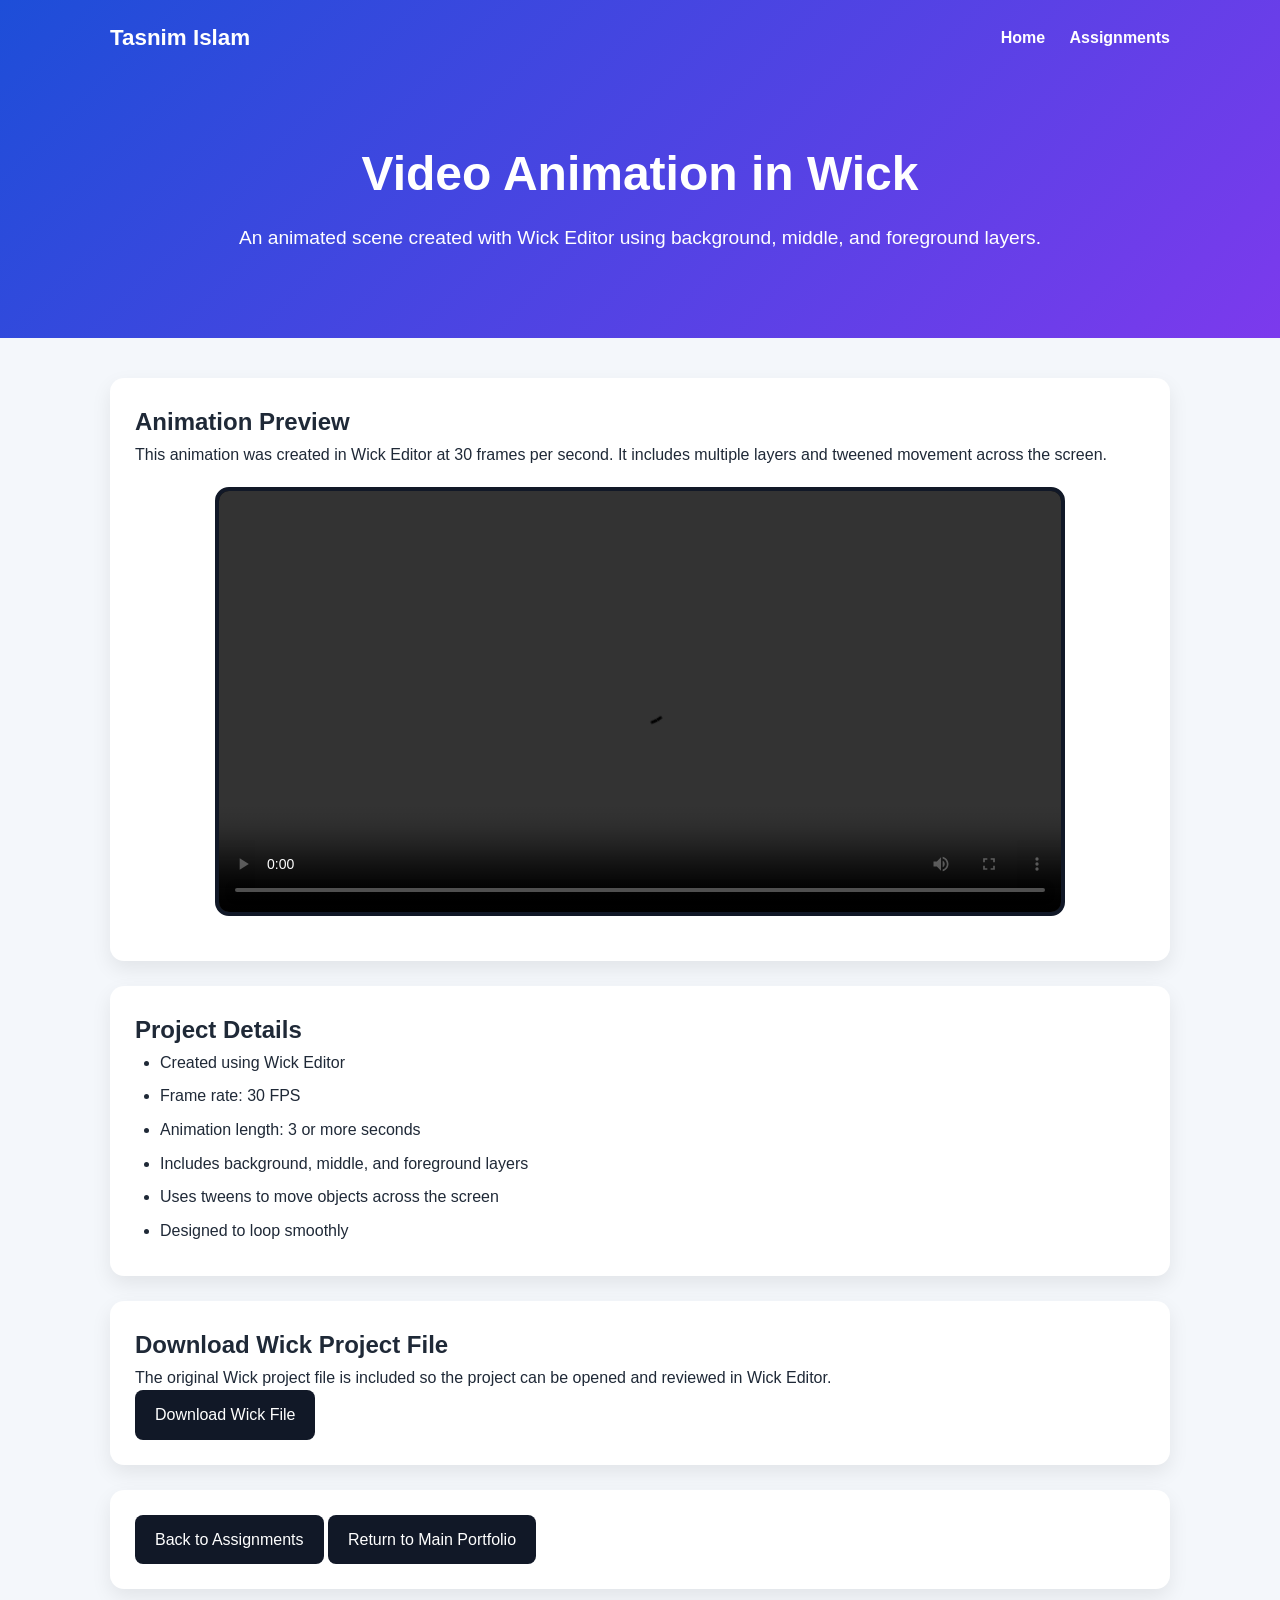
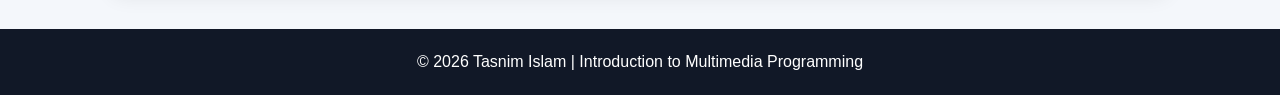
<file: assignments/wick-animation/index.html>
<!DOCTYPE html>
<html lang="en">
<head>
  <meta charset="UTF-8" />
  <meta name="viewport" content="width=device-width, initial-scale=1.0" />

  <title>Video Animation in Wick | Tasnim Islam</title>
  <link rel="stylesheet" href="../../style.css" />
  <link rel="stylesheet" href="style.css" />
</head>
<body>
  <header class="hero">
    <nav class="navbar">
      <h2 class="logo">Tasnim Islam</h2>
      <div class="nav-links">
        <a href="../../index.html">Home</a>
        <a href="../index.html">Assignments</a>
      </div>
    </nav>

    <div class="hero-content">
      <h1>Video Animation in Wick</h1>
      <p>An animated scene created with Wick Editor using background, middle, and foreground layers.</p>
    </div>
  </header>

  <main class="container">
    <section class="card">
      <h2>Animation Preview</h2>
      <p>
        This animation was created in Wick Editor at 30 frames per second.
        It includes multiple layers and tweened movement across the screen.
      </p>

      <video controls loop class="animation-video">
        <source src="animation.mp4" type="video/mp4" />
        Your browser does not support the video tag.
      </video>
    </section>

    <section class="card">
      <h2>Project Details</h2>
      <ul>
        <li>Created using Wick Editor</li>
        <li>Frame rate: 30 FPS</li>
        <li>Animation length: 3 or more seconds</li>
        <li>Includes background, middle, and foreground layers</li>
        <li>Uses tweens to move objects across the screen</li>
        <li>Designed to loop smoothly</li>
      </ul>
    </section>

    <section class="card">
      <h2>Download Wick Project File</h2>
      <p>
        The original Wick project file is included so the project can be opened
        and reviewed in Wick Editor.
      </p>

      <a class="btn" href="video-animation.wick" download>Download Wick File</a>
    </section>

    <section class="card">
      <a class="btn" href="../index.html">Back to Assignments</a>
      <a class="btn" href="../../index.html">Return to Main Portfolio</a>
    </section>
  </main>

  <footer>
    <p>© 2026 Tasnim Islam | Introduction to Multimedia Programming</p>
  </footer>
</body>
</html>
</file>
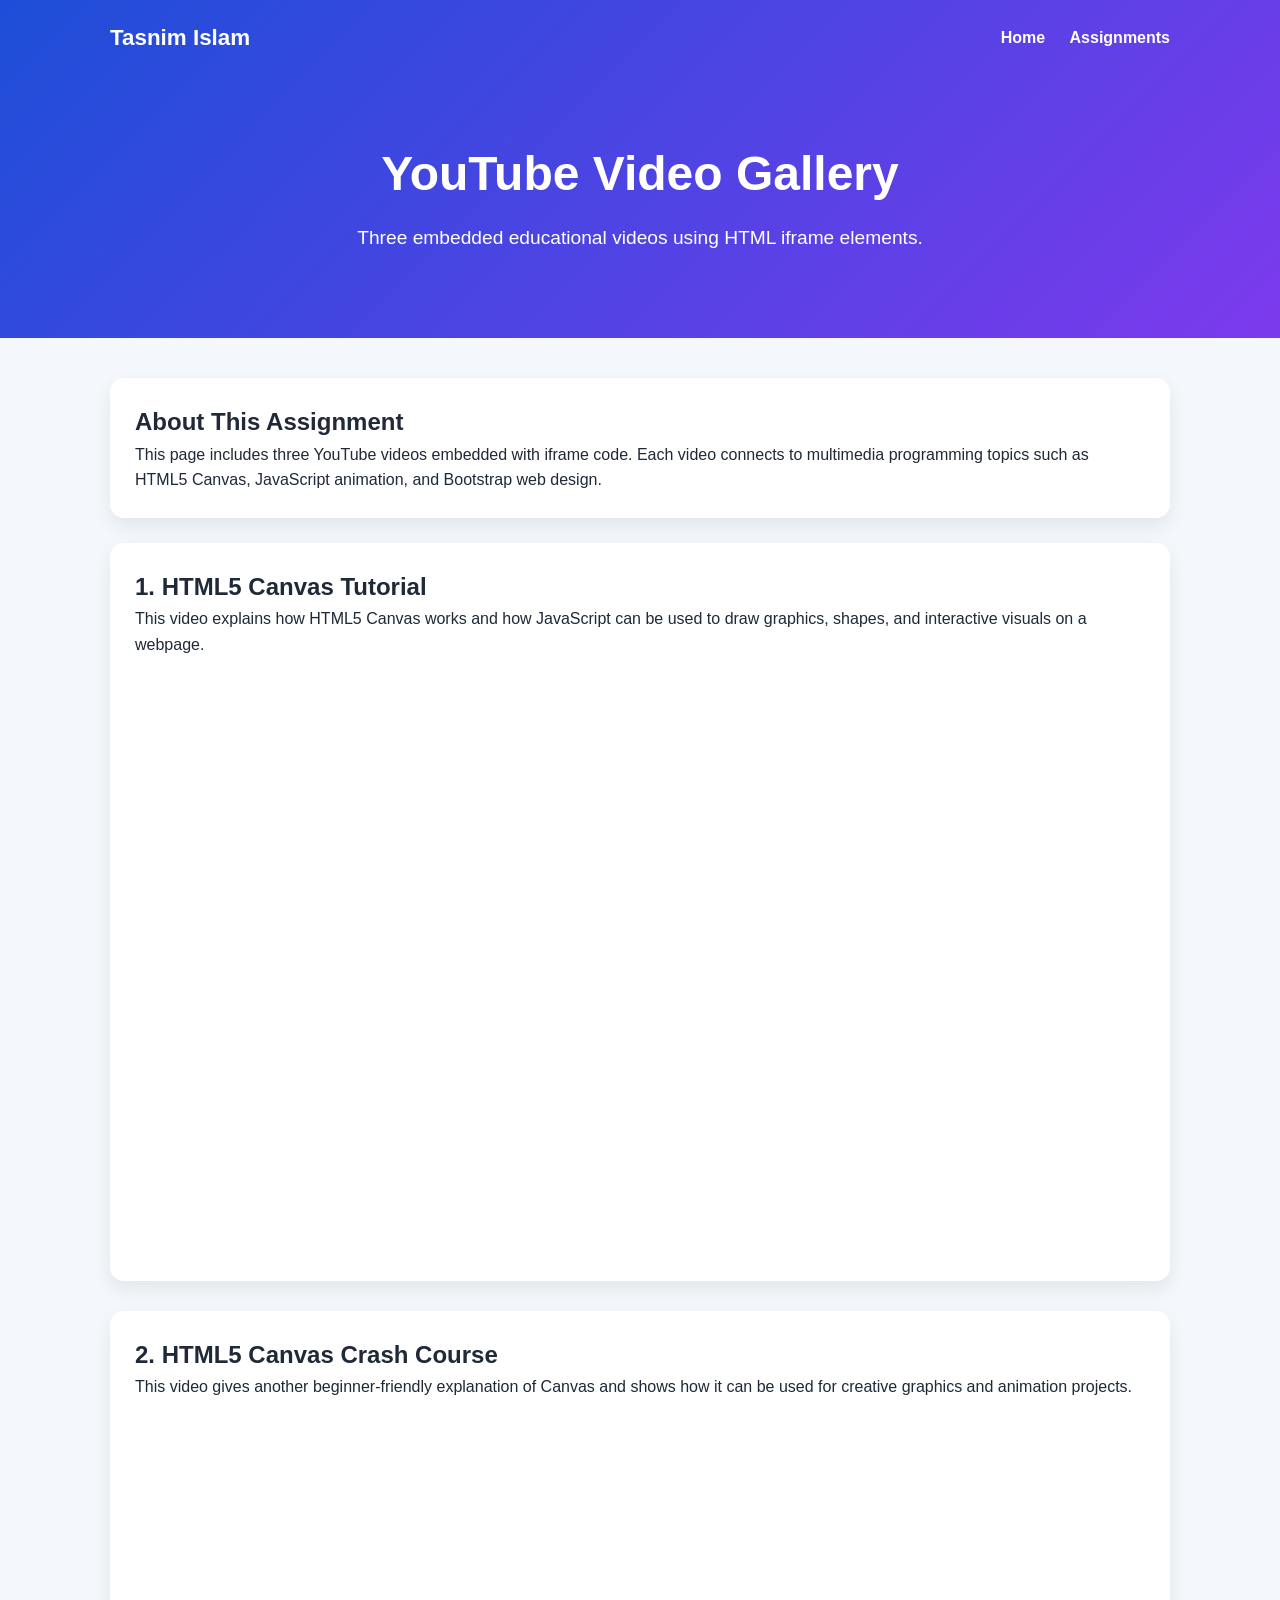
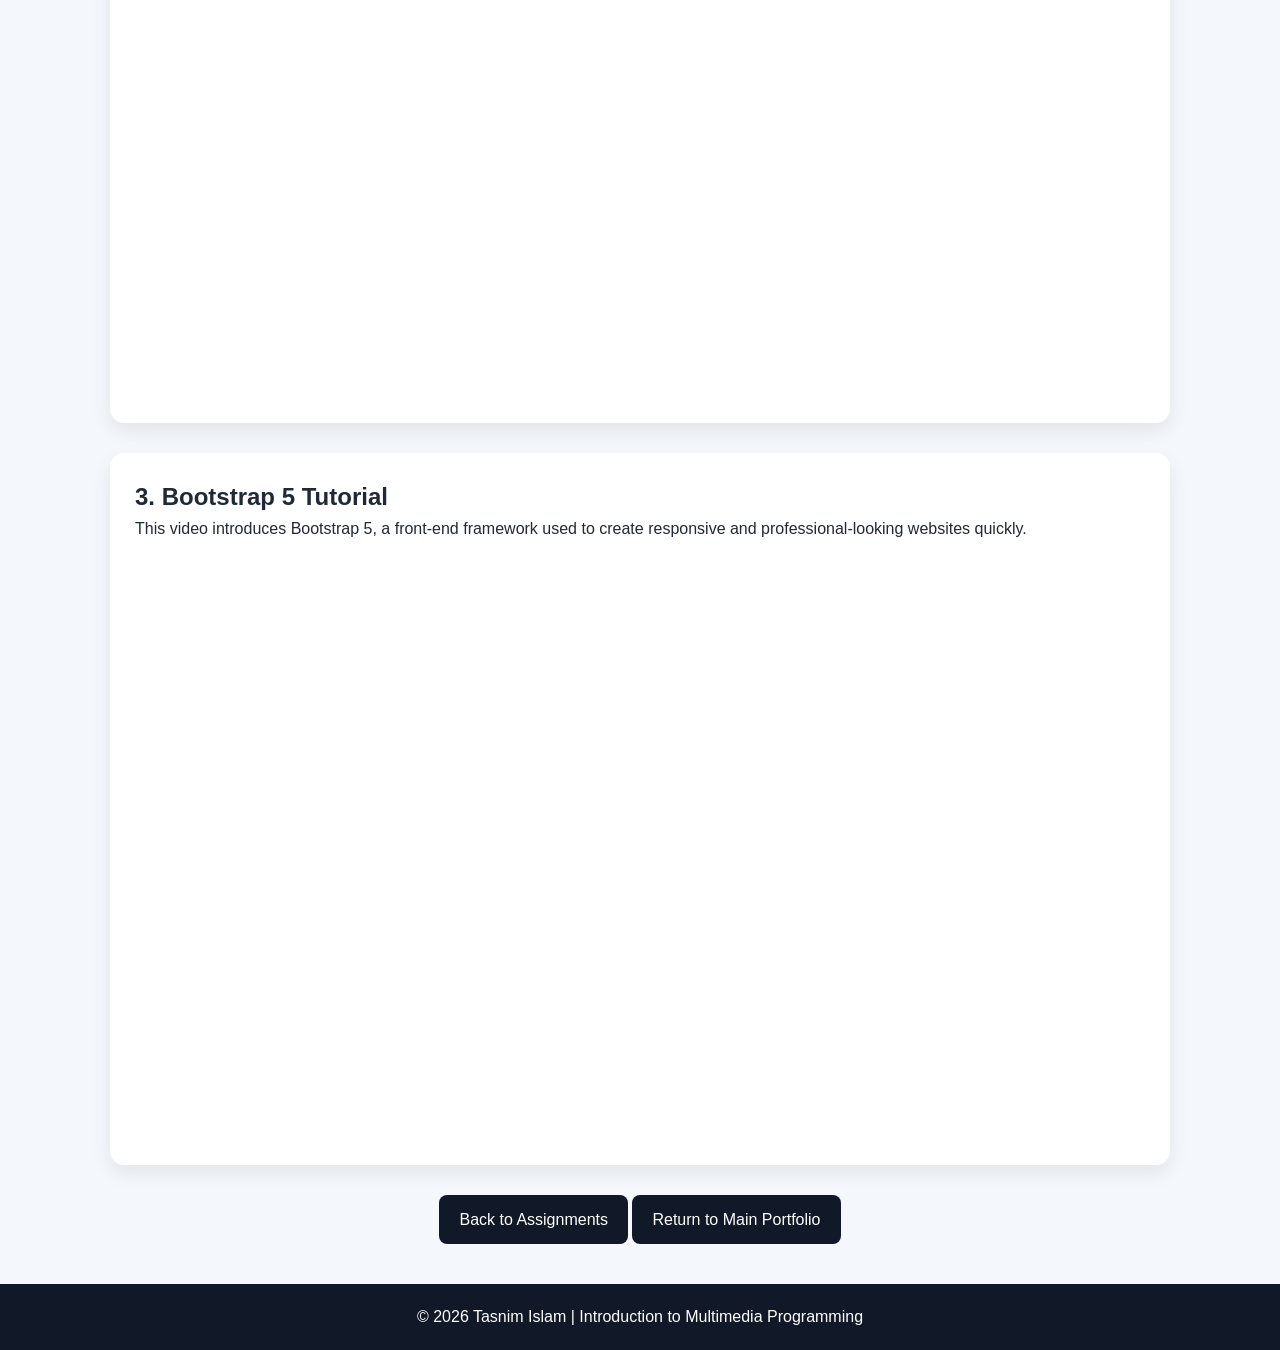
<file: assignments/youtube-video-gallery/index.html>
<!DOCTYPE html>
<html lang="en">
<head>
  <meta charset="UTF-8" />
  <meta name="viewport" content="width=device-width, initial-scale=1.0" />

  <title>YouTube Video Gallery | Tasnim Islam</title>
  <link rel="stylesheet" href="../../style.css" />

  <style>
    .video-grid {
      display: grid;
      grid-template-columns: 1fr;
      gap: 30px;
    }

    .video-card {
      background: white;
      padding: 25px;
      border-radius: 14px;
      box-shadow: 0 8px 20px rgba(0, 0, 0, 0.08);
    }

    .video-wrapper {
      position: relative;
      width: 100%;
      padding-bottom: 56.25%;
      height: 0;
      overflow: hidden;
      border-radius: 12px;
      margin: 15px 0;
    }

    .video-wrapper iframe {
      position: absolute;
      width: 100%;
      height: 100%;
      left: 0;
      top: 0;
      border: none;
    }

    .btn-row {
      margin-top: 30px;
      text-align: center;
    }
  </style>
</head>

<body>
  <header class="hero">
    <nav class="navbar">
      <h2 class="logo">Tasnim Islam</h2>
      <div class="nav-links">
        <a href="../../index.html">Home</a>
        <a href="../index.html">Assignments</a>
      </div>
    </nav>

    <div class="hero-content">
      <h1>YouTube Video Gallery</h1>
      <p>Three embedded educational videos using HTML iframe elements.</p>
    </div>
  </header>

  <main class="container">
    <section class="card">
      <h2>About This Assignment</h2>
      <p>
        This page includes three YouTube videos embedded with iframe code.
        Each video connects to multimedia programming topics such as HTML5 Canvas,
        JavaScript animation, and Bootstrap web design.
      </p>
    </section>

    <section class="video-grid">

      <div class="video-card">
        <h2>1. HTML5 Canvas Tutorial</h2>
        <p>
          This video explains how HTML5 Canvas works and how JavaScript can be used
          to draw graphics, shapes, and interactive visuals on a webpage.
        </p>

        <div class="video-wrapper">
          <iframe
            src="https://www.youtube.com/embed/EO6OkltgudE"
            title="HTML5 Canvas Tutorial for Complete Beginners"
            allowfullscreen>
          </iframe>
        </div>
      </div>

      <div class="video-card">
        <h2>2. HTML5 Canvas Crash Course</h2>
        <p>
          This video gives another beginner-friendly explanation of Canvas and shows
          how it can be used for creative graphics and animation projects.
        </p>

        <div class="video-wrapper">
          <iframe
            src="https://www.youtube.com/embed/Yvz_axxWG4Y"
            title="HTML5 Canvas Crash Course for Beginners"
            allowfullscreen>
          </iframe>
        </div>
      </div>

      <div class="video-card">
        <h2>3. Bootstrap 5 Tutorial</h2>
        <p>
          This video introduces Bootstrap 5, a front-end framework used to create
          responsive and professional-looking websites quickly.
        </p>

        <div class="video-wrapper">
          <iframe
            src="https://www.youtube.com/embed/jb2qnkvClqw"
            title="Bootstrap 5 Tutorial for Beginners"
            allowfullscreen>
          </iframe>
        </div>
      </div>

    </section>

    <section class="btn-row">
      <a class="btn" href="../index.html">Back to Assignments</a>
      <a class="btn" href="../../index.html">Return to Main Portfolio</a>
    </section>
  </main>

  <footer>
    <p>© 2026 Tasnim Islam | Introduction to Multimedia Programming</p>
  </footer>
</body>
</html>
</file>
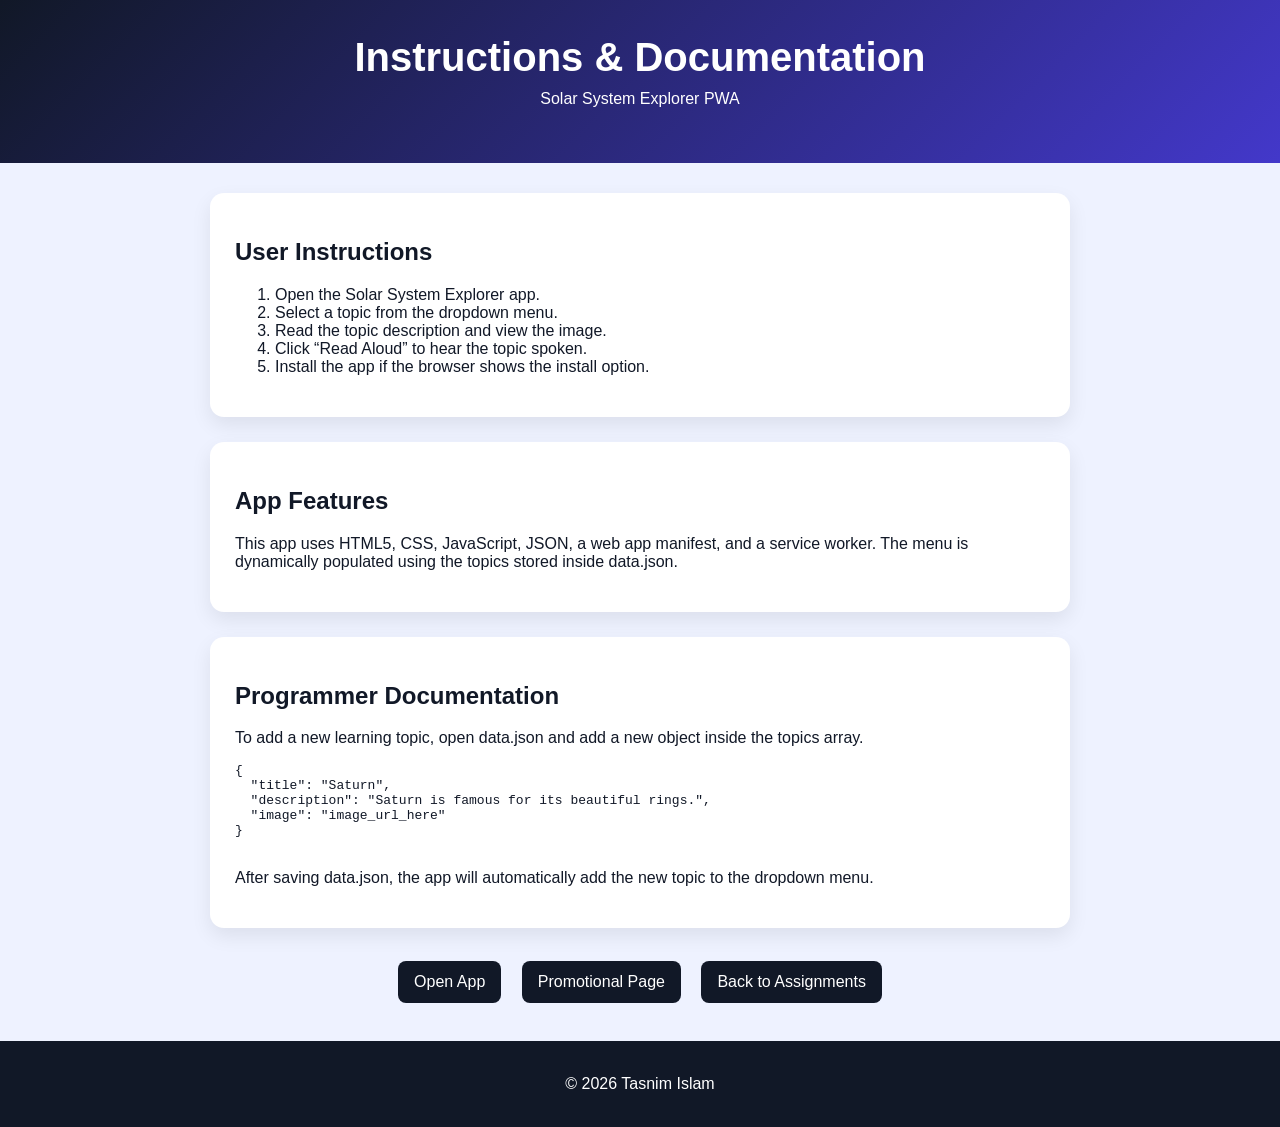
<file: assignments/solar-system-pwa/instructions.html>
<!DOCTYPE html>
<html lang="en">
<head>
  <meta charset="UTF-8" />
  <meta name="viewport" content="width=device-width, initial-scale=1.0" />

  <title>Instructions | Solar System Explorer</title>
  <link rel="stylesheet" href="style.css" />
</head>
<body>
  <header>
    <h1>Instructions & Documentation</h1>
    <p>Solar System Explorer PWA</p>
  </header>

  <main>
    <section class="card">
      <h2>User Instructions</h2>
      <ol>
        <li>Open the Solar System Explorer app.</li>
        <li>Select a topic from the dropdown menu.</li>
        <li>Read the topic description and view the image.</li>
        <li>Click “Read Aloud” to hear the topic spoken.</li>
        <li>Install the app if the browser shows the install option.</li>
      </ol>
    </section>

    <section class="card">
      <h2>App Features</h2>
      <p>
        This app uses HTML5, CSS, JavaScript, JSON, a web app manifest,
        and a service worker. The menu is dynamically populated using
        the topics stored inside data.json.
      </p>
    </section>

    <section class="card">
      <h2>Programmer Documentation</h2>
      <p>
        To add a new learning topic, open data.json and add a new object
        inside the topics array.
      </p>

      <pre>
{
  "title": "Saturn",
  "description": "Saturn is famous for its beautiful rings.",
  "image": "image_url_here"
}
      </pre>

      <p>
        After saving data.json, the app will automatically add the new topic
        to the dropdown menu.
      </p>
    </section>

    <section class="links">
      <a href="index.html">Open App</a>
      <a href="promo.html">Promotional Page</a>
      <a href="../index.html">Back to Assignments</a>
    </section>
  </main>

  <footer>
    <p>© 2026 Tasnim Islam</p>
  </footer>
</body>
</html>
</file>
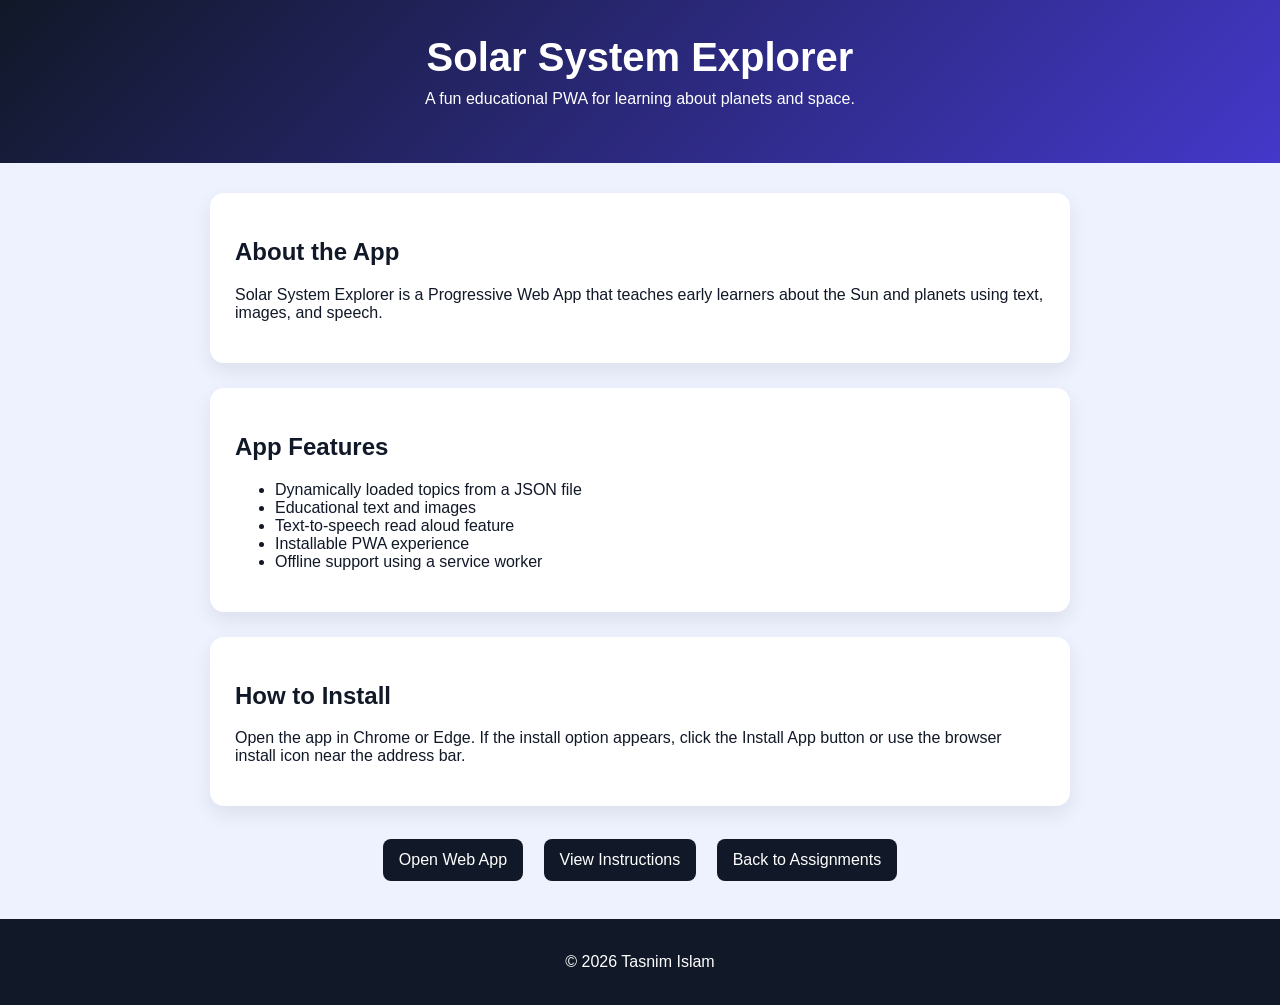
<file: assignments/solar-system-pwa/promo.html>
<!DOCTYPE html>
<html lang="en">
<head>
  <meta charset="UTF-8" />
  <meta name="viewport" content="width=device-width, initial-scale=1.0" />

  <title>Solar System Explorer Promo</title>
  <link rel="stylesheet" href="style.css" />
</head>
<body>
  <header>
    <h1>Solar System Explorer</h1>
    <p>A fun educational PWA for learning about planets and space.</p>
  </header>

  <main>
    <section class="card">
      <h2>About the App</h2>
      <p>
        Solar System Explorer is a Progressive Web App that teaches early learners
        about the Sun and planets using text, images, and speech.
      </p>
    </section>

    <section class="card">
      <h2>App Features</h2>
      <ul>
        <li>Dynamically loaded topics from a JSON file</li>
        <li>Educational text and images</li>
        <li>Text-to-speech read aloud feature</li>
        <li>Installable PWA experience</li>
        <li>Offline support using a service worker</li>
      </ul>
    </section>

    <section class="card">
      <h2>How to Install</h2>
      <p>
        Open the app in Chrome or Edge. If the install option appears, click the
        Install App button or use the browser install icon near the address bar.
      </p>
    </section>

    <section class="links">
      <a href="index.html">Open Web App</a>
      <a href="instructions.html">View Instructions</a>
      <a href="../index.html">Back to Assignments</a>
    </section>
  </main>

  <footer>
    <p>© 2026 Tasnim Islam</p>
  </footer>
</body>
</html>
</file>
<file: style.css>
* {
  margin: 0;
  padding: 0;
  box-sizing: border-box;
}

body {
  font-family: Arial, sans-serif;
  background: #f4f7fb;
  color: #1f2937;
  line-height: 1.6;
}

.hero {
  background: linear-gradient(135deg, #1d4ed8, #7c3aed);
  color: white;
  padding-bottom: 60px;
}

.navbar {
  max-width: 1100px;
  margin: 0 auto;
  padding: 20px;
  display: flex;
  justify-content: space-between;
  align-items: center;
}

.logo {
  font-size: 1.4rem;
  font-weight: bold;
}

.nav-links a {
  color: white;
  text-decoration: none;
  margin-left: 20px;
  font-weight: bold;
}

.nav-links a:hover {
  text-decoration: underline;
}

.hero-content {
  max-width: 900px;
  margin: 60px auto 0;
  text-align: center;
  padding: 0 20px;
}

.hero-content h1 {
  font-size: 3rem;
  margin-bottom: 10px;
}

.hero-content p {
  font-size: 1.2rem;
  margin-bottom: 25px;
}

.container {
  max-width: 1100px;
  margin: 40px auto;
  padding: 0 20px;
}

.card {
  background: white;
  padding: 25px;
  border-radius: 14px;
  box-shadow: 0 8px 20px rgba(0, 0, 0, 0.08);
  margin-bottom: 25px;
}

.grid {
  display: grid;
  grid-template-columns: repeat(auto-fit, minmax(250px, 1fr));
  gap: 20px;
}

.btn {
  display: inline-block;
  background: #111827;
  color: white;
  text-decoration: none;
  padding: 12px 20px;
  border-radius: 8px;
  transition: 0.3s ease;
}

.btn:hover {
  background: #374151;
}

.small-btn {
  margin-top: 10px;
}

footer {
  text-align: center;
  padding: 20px;
  background: #111827;
  color: white;
  margin-top: 40px;
}
</file>
<file: assignments/bootstrap-resume/style.css>
body {
  padding-top: 70px;
  background: #f4f7fb;
}

.hero {
  background: linear-gradient(135deg, #111827, #4f46e5);
  padding: 90px 20px;
}

.resume-section {
  background: white;
  padding: 35px;
  margin-bottom: 35px;
  border-radius: 16px;
  box-shadow: 0 8px 18px rgba(0, 0, 0, 0.08);
}

.resume-section h2 {
  margin-bottom: 20px;
  color: #111827;
  border-bottom: 3px solid #4f46e5;
  padding-bottom: 8px;
}

.skill-badge {
  font-size: 1rem;
  padding: 12px 14px;
  margin: 6px;
}

.carousel-box {
  min-height: 300px;
  padding: 70px 80px;
  text-align: center;
  color: white;
  background: linear-gradient(135deg, #1e3a8a, #7c3aed);
}

.carousel-box h3 {
  font-size: 2rem;
  font-weight: bold;
}

.carousel-box p {
  font-size: 1.1rem;
  max-width: 650px;
  margin: 20px auto;
}

footer {
  margin-top: 40px;
}
</file>
<file: assignments/wick-animation/style.css>
.animation-video {
  width: 100%;
  max-width: 850px;
  display: block;
  margin: 20px auto;
  border-radius: 14px;
  border: 4px solid #111827;
  background: black;
}

ul {
  padding-left: 25px;
}

li {
  margin-bottom: 8px;
}
</file>
<file: assignments/solar-system-pwa/style.css>
* {
  box-sizing: border-box;
}

body {
  margin: 0;
  font-family: Arial, sans-serif;
  background: #eef2ff;
  color: #111827;
}

header {
  background: linear-gradient(135deg, #111827, #4338ca);
  color: white;
  text-align: center;
  padding: 35px 20px;
}

header h1 {
  margin: 0;
  font-size: 2.5rem;
}

header p {
  margin: 10px 0 20px;
}

button, select {
  padding: 12px 16px;
  font-size: 1rem;
  border-radius: 8px;
}

button {
  border: none;
  background: #111827;
  color: white;
  cursor: pointer;
  font-weight: bold;
}

button:hover {
  background: #374151;
}

main {
  max-width: 900px;
  margin: 30px auto;
  padding: 0 20px;
}

.card {
  background: white;
  padding: 25px;
  margin-bottom: 25px;
  border-radius: 14px;
  box-shadow: 0 8px 20px rgba(0, 0, 0, 0.08);
}

select {
  width: 100%;
  border: 2px solid #c7d2fe;
}

.content-card img {
  width: 100%;
  max-height: 320px;
  object-fit: cover;
  border-radius: 12px;
  margin: 15px 0;
  display: none;
}

.links {
  text-align: center;
}

.links a {
  display: inline-block;
  margin: 8px;
  padding: 12px 16px;
  background: #111827;
  color: white;
  text-decoration: none;
  border-radius: 8px;
}

footer {
  text-align: center;
  background: #111827;
  color: white;
  padding: 18px;
}
</file>
